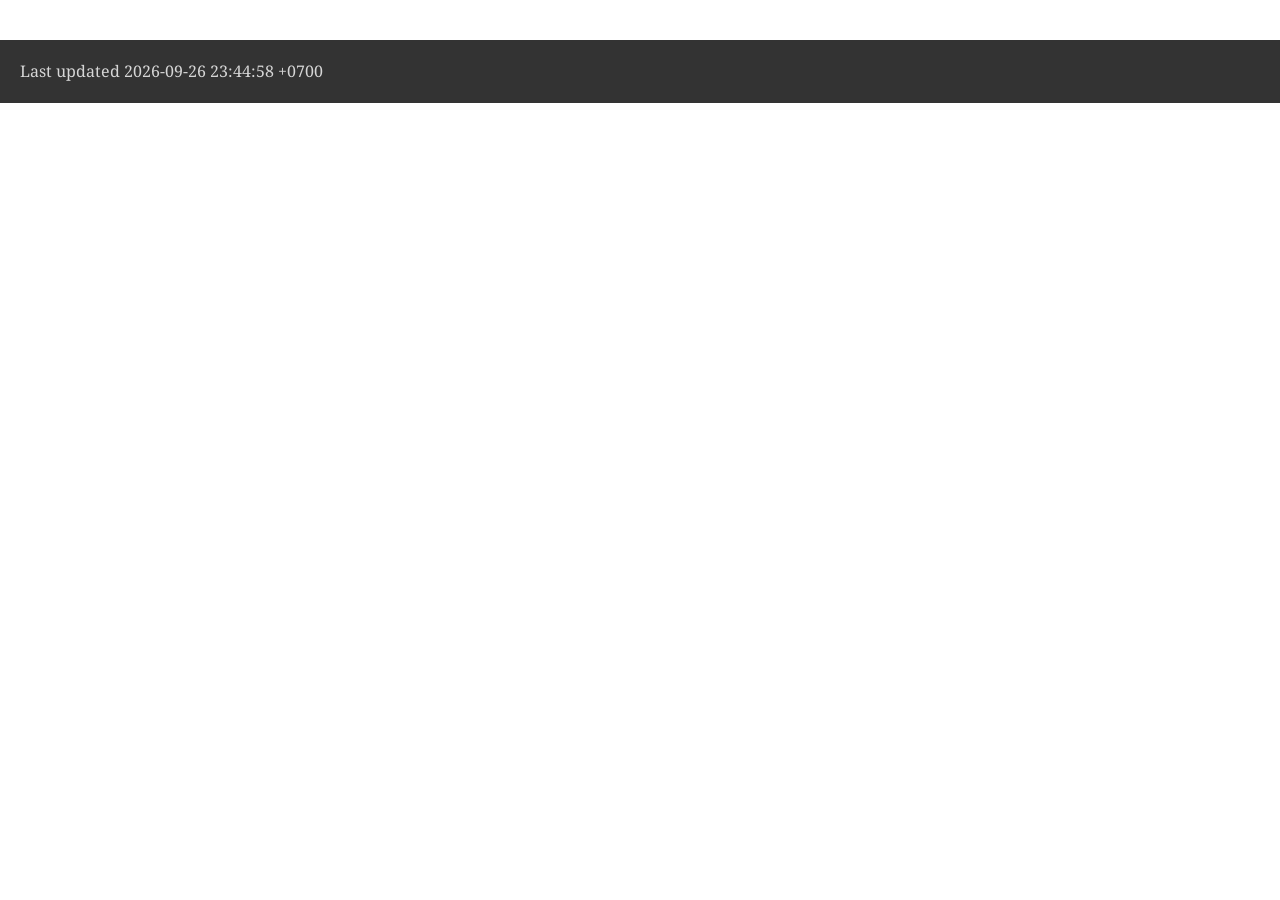
<file: astrophotography/document_attribute.html>
<!DOCTYPE html>
<html lang="en">
<head>
<meta charset="UTF-8">
<meta http-equiv="X-UA-Compatible" content="IE=edge">
<meta name="viewport" content="width=device-width, initial-scale=1.0">
<meta name="generator" content="Asciidoctor 2.0.26">
<title>Untitled</title>
<link rel="stylesheet" href="https://fonts.googleapis.com/css?family=Open+Sans:300,300italic,400,400italic,600,600italic%7CNoto+Serif:400,400italic,700,700italic%7CDroid+Sans+Mono:400,700">
<style>
/*! Asciidoctor default stylesheet | MIT License | https://asciidoctor.org */
/* Uncomment the following line when using as a custom stylesheet */
/* @import "https://fonts.googleapis.com/css?family=Open+Sans:300,300italic,400,400italic,600,600italic%7CNoto+Serif:400,400italic,700,700italic%7CDroid+Sans+Mono:400,700"; */
html{font-family:sans-serif;-webkit-text-size-adjust:100%}
a{background:none}
a:focus{outline:thin dotted}
a:active,a:hover{outline:0}
h1{font-size:2em;margin:.67em 0}
b,strong{font-weight:bold}
abbr{font-size:.9em}
abbr[title]{cursor:help;border-bottom:1px dotted #dddddf;text-decoration:none}
dfn{font-style:italic}
hr{height:0}
mark{background:#ff0;color:#000}
code,kbd,pre,samp{font-family:monospace;font-size:1em}
pre{white-space:pre-wrap}
q{quotes:"\201C" "\201D" "\2018" "\2019"}
small{font-size:80%}
sub,sup{font-size:75%;line-height:0;position:relative;vertical-align:baseline}
sup{top:-.5em}
sub{bottom:-.25em}
img{border:0}
svg:not(:root){overflow:hidden}
figure{margin:0}
audio,video{display:inline-block}
audio:not([controls]){display:none;height:0}
fieldset{border:1px solid silver;margin:0 2px;padding:.35em .625em .75em}
legend{border:0;padding:0}
button,input,select,textarea{font-family:inherit;font-size:100%;margin:0}
button,input{line-height:normal}
button,select{text-transform:none}
button,html input[type=button],input[type=reset],input[type=submit]{-webkit-appearance:button;cursor:pointer}
button[disabled],html input[disabled]{cursor:default}
input[type=checkbox],input[type=radio]{padding:0}
button::-moz-focus-inner,input::-moz-focus-inner{border:0;padding:0}
textarea{overflow:auto;vertical-align:top}
table{border-collapse:collapse;border-spacing:0}
*,::before,::after{box-sizing:border-box}
html,body{font-size:100%}
body{background:#fff;color:rgba(0,0,0,.8);padding:0;margin:0;font-family:"Noto Serif","DejaVu Serif",serif;line-height:1;position:relative;cursor:auto;-moz-tab-size:4;-o-tab-size:4;tab-size:4;word-wrap:anywhere;-moz-osx-font-smoothing:grayscale;-webkit-font-smoothing:antialiased}
a:hover{cursor:pointer}
img,object,embed{max-width:100%;height:auto}
object,embed{height:100%}
img{-ms-interpolation-mode:bicubic}
.left{float:left!important}
.right{float:right!important}
.text-left{text-align:left!important}
.text-right{text-align:right!important}
.text-center{text-align:center!important}
.text-justify{text-align:justify!important}
.hide{display:none}
img,object,svg{display:inline-block;vertical-align:middle}
textarea{height:auto;min-height:50px}
select{width:100%}
.subheader,.admonitionblock td.content>.title,.audioblock>.title,.exampleblock>.title,.imageblock>.title,.listingblock>.title,.literalblock>.title,.stemblock>.title,.openblock>.title,.paragraph>.title,.quoteblock>.title,table.tableblock>.title,.verseblock>.title,.videoblock>.title,.dlist>.title,.olist>.title,.ulist>.title,.qlist>.title,.hdlist>.title{line-height:1.45;color:#7a2518;font-weight:400;margin-top:0;margin-bottom:.25em}
div,dl,dt,dd,ul,ol,li,h1,h2,h3,#toctitle,.sidebarblock>.content>.title,h4,h5,h6,pre,form,p,blockquote,th,td{margin:0;padding:0}
a{color:#2156a5;text-decoration:underline;line-height:inherit}
a:hover,a:focus{color:#1d4b8f}
a img{border:0}
p{line-height:1.6;margin-bottom:1.25em;text-rendering:optimizeLegibility}
p aside{font-size:.875em;line-height:1.35;font-style:italic}
h1,h2,h3,#toctitle,.sidebarblock>.content>.title,h4,h5,h6{font-family:"Open Sans","DejaVu Sans",sans-serif;font-weight:300;font-style:normal;color:#ba3925;text-rendering:optimizeLegibility;margin-top:1em;margin-bottom:.5em;line-height:1.0125em}
h1 small,h2 small,h3 small,#toctitle small,.sidebarblock>.content>.title small,h4 small,h5 small,h6 small{font-size:60%;color:#e99b8f;line-height:0}
h1{font-size:2.125em}
h2{font-size:1.6875em}
h3,#toctitle,.sidebarblock>.content>.title{font-size:1.375em}
h4,h5{font-size:1.125em}
h6{font-size:1em}
hr{border:solid #dddddf;border-width:1px 0 0;clear:both;margin:1.25em 0 1.1875em}
em,i{font-style:italic;line-height:inherit}
strong,b{font-weight:bold;line-height:inherit}
small{font-size:60%;line-height:inherit}
code{font-family:"Droid Sans Mono","DejaVu Sans Mono",monospace;font-weight:400;color:rgba(0,0,0,.9)}
ul,ol,dl{line-height:1.6;margin-bottom:1.25em;list-style-position:outside;font-family:inherit}
ul,ol{margin-left:1.5em}
ul li ul,ul li ol{margin-left:1.25em;margin-bottom:0}
ul.circle{list-style-type:circle}
ul.disc{list-style-type:disc}
ul.square{list-style-type:square}
ul.circle ul:not([class]),ul.disc ul:not([class]),ul.square ul:not([class]){list-style:inherit}
ol li ul,ol li ol{margin-left:1.25em;margin-bottom:0}
dl dt{margin-bottom:.3125em;font-weight:bold}
dl dd{margin-bottom:1.25em}
blockquote{margin:0 0 1.25em;padding:.5625em 1.25em 0 1.1875em;border-left:1px solid #ddd}
blockquote,blockquote p{line-height:1.6;color:rgba(0,0,0,.85)}
@media screen and (min-width:768px){h1,h2,h3,#toctitle,.sidebarblock>.content>.title,h4,h5,h6{line-height:1.2}
h1{font-size:2.75em}
h2{font-size:2.3125em}
h3,#toctitle,.sidebarblock>.content>.title{font-size:1.6875em}
h4{font-size:1.4375em}}
table{background:#fff;margin-bottom:1.25em;border:1px solid #dedede;word-wrap:normal}
table thead,table tfoot{background:#f7f8f7}
table thead tr th,table thead tr td,table tfoot tr th,table tfoot tr td{padding:.5em .625em .625em;font-size:inherit;color:rgba(0,0,0,.8);text-align:left}
table tr th,table tr td{padding:.5625em .625em;font-size:inherit;color:rgba(0,0,0,.8)}
table tr.even,table tr.alt{background:#f8f8f7}
table thead tr th,table tfoot tr th,table tbody tr td,table tr td,table tfoot tr td{line-height:1.6}
h1,h2,h3,#toctitle,.sidebarblock>.content>.title,h4,h5,h6{line-height:1.2;word-spacing:-.05em}
h1 strong,h2 strong,h3 strong,#toctitle strong,.sidebarblock>.content>.title strong,h4 strong,h5 strong,h6 strong{font-weight:400}
.center{margin-left:auto;margin-right:auto}
.stretch{width:100%}
.clearfix::before,.clearfix::after,.float-group::before,.float-group::after{content:" ";display:table}
.clearfix::after,.float-group::after{clear:both}
:not(pre).nobreak{word-wrap:normal}
:not(pre).nowrap{white-space:nowrap}
:not(pre).pre-wrap{white-space:pre-wrap}
:not(pre):not([class^=L])>code{font-size:.9375em;font-style:normal!important;letter-spacing:0;padding:.1em .5ex;word-spacing:-.15em;background:#f7f7f8;border-radius:4px;line-height:1.45;text-rendering:optimizeSpeed}
pre{color:rgba(0,0,0,.9);font-family:"Droid Sans Mono","DejaVu Sans Mono",monospace;line-height:1.45;text-rendering:optimizeSpeed}
pre code,pre pre{color:inherit;font-size:inherit;line-height:inherit}
pre.nowrap,pre.nowrap pre{white-space:pre;word-wrap:normal}
em em{font-style:normal}
strong strong{font-weight:400}
.keyseq{color:rgba(51,51,51,.8)}
kbd{font-family:"Droid Sans Mono","DejaVu Sans Mono",monospace;display:inline-block;color:rgba(0,0,0,.8);font-size:.65em;line-height:1.45;background:#f7f7f7;border:1px solid #ccc;border-radius:3px;box-shadow:0 1px 0 rgba(0,0,0,.2),inset 0 0 0 .1em #fff;margin:0 .15em;padding:.2em .5em;vertical-align:middle;position:relative;top:-.1em;white-space:nowrap}
.keyseq kbd:first-child{margin-left:0}
.keyseq kbd:last-child{margin-right:0}
.menuseq,.menuref{color:#000}
.menuseq b:not(.caret),.menuref{font-weight:inherit}
.menuseq{word-spacing:-.02em}
.menuseq b.caret{font-size:1.25em;line-height:.8}
.menuseq i.caret{font-weight:bold;text-align:center;width:.45em}
b.button::before,b.button::after{position:relative;top:-1px;font-weight:400}
b.button::before{content:"[";padding:0 3px 0 2px}
b.button::after{content:"]";padding:0 2px 0 3px}
p a>code:hover{color:rgba(0,0,0,.9)}
#header,#content,#footnotes,#footer{width:100%;margin:0 auto;max-width:62.5em;*zoom:1;position:relative;padding-left:.9375em;padding-right:.9375em}
#header::before,#header::after,#content::before,#content::after,#footnotes::before,#footnotes::after,#footer::before,#footer::after{content:" ";display:table}
#header::after,#content::after,#footnotes::after,#footer::after{clear:both}
#content{margin-top:1.25em}
#content::before{content:none}
#header>h1:first-child{color:rgba(0,0,0,.85);margin-top:2.25rem;margin-bottom:0}
#header>h1:first-child+#toc{margin-top:8px;border-top:1px solid #dddddf}
#header>h1:only-child{border-bottom:1px solid #dddddf;padding-bottom:8px}
#header .details{border-bottom:1px solid #dddddf;line-height:1.45;padding-top:.25em;padding-bottom:.25em;padding-left:.25em;color:rgba(0,0,0,.6);display:flex;flex-flow:row wrap}
#header .details span:first-child{margin-left:-.125em}
#header .details span.email a{color:rgba(0,0,0,.85)}
#header .details br{display:none}
#header .details br+span::before{content:"\00a0\2013\00a0"}
#header .details br+span.author::before{content:"\00a0\22c5\00a0";color:rgba(0,0,0,.85)}
#header .details br+span#revremark::before{content:"\00a0|\00a0"}
#header #revnumber{text-transform:capitalize}
#header #revnumber::after{content:"\00a0"}
#content>h1:first-child:not([class]){color:rgba(0,0,0,.85);border-bottom:1px solid #dddddf;padding-bottom:8px;margin-top:0;padding-top:1rem;margin-bottom:1.25rem}
#toc{border-bottom:1px solid #e7e7e9;padding-bottom:.5em}
#toc>ul{margin-left:.125em}
#toc ul.sectlevel0>li>a{font-style:italic}
#toc ul.sectlevel0 ul.sectlevel1{margin:.5em 0}
#toc ul{font-family:"Open Sans","DejaVu Sans",sans-serif;list-style-type:none}
#toc li{line-height:1.3334;margin-top:.3334em}
#toc a{text-decoration:none}
#toc a:active{text-decoration:underline}
#toctitle{color:#7a2518;font-size:1.2em}
@media screen and (min-width:768px){#toctitle{font-size:1.375em}
body.toc2{padding-left:15em;padding-right:0}
body.toc2 #header>h1:nth-last-child(2){border-bottom:1px solid #dddddf;padding-bottom:8px}
#toc.toc2{margin-top:0!important;background:#f8f8f7;position:fixed;width:15em;left:0;top:0;border-right:1px solid #e7e7e9;border-top-width:0!important;border-bottom-width:0!important;z-index:1000;padding:1.25em 1em;height:100%;overflow:auto}
#toc.toc2 #toctitle{margin-top:0;margin-bottom:.8rem;font-size:1.2em}
#toc.toc2>ul{font-size:.9em;margin-bottom:0}
#toc.toc2 ul ul{margin-left:0;padding-left:1em}
#toc.toc2 ul.sectlevel0 ul.sectlevel1{padding-left:0;margin-top:.5em;margin-bottom:.5em}
body.toc2.toc-right{padding-left:0;padding-right:15em}
body.toc2.toc-right #toc.toc2{border-right-width:0;border-left:1px solid #e7e7e9;left:auto;right:0}}
@media screen and (min-width:1280px){body.toc2{padding-left:20em;padding-right:0}
#toc.toc2{width:20em}
#toc.toc2 #toctitle{font-size:1.375em}
#toc.toc2>ul{font-size:.95em}
#toc.toc2 ul ul{padding-left:1.25em}
body.toc2.toc-right{padding-left:0;padding-right:20em}}
#content #toc{border:1px solid #e0e0dc;margin-bottom:1.25em;padding:1.25em;background:#f8f8f7;border-radius:4px}
#content #toc>:first-child{margin-top:0}
#content #toc>:last-child{margin-bottom:0}
#footer{max-width:none;background:rgba(0,0,0,.8);padding:1.25em}
#footer-text{color:hsla(0,0%,100%,.8);line-height:1.44}
#content{margin-bottom:.625em}
.sect1{padding-bottom:.625em}
@media screen and (min-width:768px){#content{margin-bottom:1.25em}
.sect1{padding-bottom:1.25em}}
.sect1:last-child{padding-bottom:0}
.sect1+.sect1{border-top:1px solid #e7e7e9}
#content h1>a.anchor,h2>a.anchor,h3>a.anchor,#toctitle>a.anchor,.sidebarblock>.content>.title>a.anchor,h4>a.anchor,h5>a.anchor,h6>a.anchor{position:absolute;z-index:1001;width:1.5ex;margin-left:-1.5ex;display:block;text-decoration:none!important;visibility:hidden;text-align:center;font-weight:400}
#content h1>a.anchor::before,h2>a.anchor::before,h3>a.anchor::before,#toctitle>a.anchor::before,.sidebarblock>.content>.title>a.anchor::before,h4>a.anchor::before,h5>a.anchor::before,h6>a.anchor::before{content:"\00A7";font-size:.85em;display:block;padding-top:.1em}
#content h1:hover>a.anchor,#content h1>a.anchor:hover,h2:hover>a.anchor,h2>a.anchor:hover,h3:hover>a.anchor,#toctitle:hover>a.anchor,.sidebarblock>.content>.title:hover>a.anchor,h3>a.anchor:hover,#toctitle>a.anchor:hover,.sidebarblock>.content>.title>a.anchor:hover,h4:hover>a.anchor,h4>a.anchor:hover,h5:hover>a.anchor,h5>a.anchor:hover,h6:hover>a.anchor,h6>a.anchor:hover{visibility:visible}
#content h1>a.link,h2>a.link,h3>a.link,#toctitle>a.link,.sidebarblock>.content>.title>a.link,h4>a.link,h5>a.link,h6>a.link{color:#ba3925;text-decoration:none}
#content h1>a.link:hover,h2>a.link:hover,h3>a.link:hover,#toctitle>a.link:hover,.sidebarblock>.content>.title>a.link:hover,h4>a.link:hover,h5>a.link:hover,h6>a.link:hover{color:#a53221}
details,.audioblock,.imageblock,.literalblock,.listingblock,.stemblock,.videoblock{margin-bottom:1.25em}
details{margin-left:1.25rem}
details>summary{cursor:pointer;display:block;position:relative;line-height:1.6;margin-bottom:.625rem;outline:none;-webkit-tap-highlight-color:transparent}
details>summary::-webkit-details-marker{display:none}
details>summary::before{content:"";border:solid transparent;border-left:solid;border-width:.3em 0 .3em .5em;position:absolute;top:.5em;left:-1.25rem;transform:translateX(15%)}
details[open]>summary::before{border:solid transparent;border-top:solid;border-width:.5em .3em 0;transform:translateY(15%)}
details>summary::after{content:"";width:1.25rem;height:1em;position:absolute;top:.3em;left:-1.25rem}
.admonitionblock td.content>.title,.audioblock>.title,.exampleblock>.title,.imageblock>.title,.listingblock>.title,.literalblock>.title,.stemblock>.title,.openblock>.title,.paragraph>.title,.quoteblock>.title,table.tableblock>.title,.verseblock>.title,.videoblock>.title,.dlist>.title,.olist>.title,.ulist>.title,.qlist>.title,.hdlist>.title{text-rendering:optimizeLegibility;text-align:left;font-family:"Noto Serif","DejaVu Serif",serif;font-size:1rem;font-style:italic}
table.tableblock.fit-content>caption.title{white-space:nowrap;width:0}
.paragraph.lead>p,#preamble>.sectionbody>[class=paragraph]:first-of-type p{font-size:1.21875em;line-height:1.6;color:rgba(0,0,0,.85)}
.admonitionblock>table{border-collapse:separate;border:0;background:none;width:100%}
.admonitionblock>table td.icon{text-align:center;width:80px}
.admonitionblock>table td.icon img{max-width:none}
.admonitionblock>table td.icon .title{font-weight:bold;font-family:"Open Sans","DejaVu Sans",sans-serif;text-transform:uppercase}
.admonitionblock>table td.content{padding-left:1.125em;padding-right:1.25em;border-left:1px solid #dddddf;color:rgba(0,0,0,.6);word-wrap:anywhere}
.admonitionblock>table td.content>:last-child>:last-child{margin-bottom:0}
.exampleblock>.content{border:1px solid #e6e6e6;margin-bottom:1.25em;padding:1.25em;background:#fff;border-radius:4px}
.sidebarblock{border:1px solid #dbdbd6;margin-bottom:1.25em;padding:1.25em;background:#f3f3f2;border-radius:4px}
.sidebarblock>.content>.title{color:#7a2518;margin-top:0;text-align:center}
.exampleblock>.content>:first-child,.sidebarblock>.content>:first-child{margin-top:0}
.exampleblock>.content>:last-child,.exampleblock>.content>:last-child>:last-child,.exampleblock>.content .olist>ol>li:last-child>:last-child,.exampleblock>.content .ulist>ul>li:last-child>:last-child,.exampleblock>.content .qlist>ol>li:last-child>:last-child,.sidebarblock>.content>:last-child,.sidebarblock>.content>:last-child>:last-child,.sidebarblock>.content .olist>ol>li:last-child>:last-child,.sidebarblock>.content .ulist>ul>li:last-child>:last-child,.sidebarblock>.content .qlist>ol>li:last-child>:last-child{margin-bottom:0}
.literalblock pre,.listingblock>.content>pre{border-radius:4px;overflow-x:auto;padding:1em;font-size:.8125em}
@media screen and (min-width:768px){.literalblock pre,.listingblock>.content>pre{font-size:.90625em}}
@media screen and (min-width:1280px){.literalblock pre,.listingblock>.content>pre{font-size:1em}}
.literalblock pre,.listingblock>.content>pre:not(.highlight),.listingblock>.content>pre[class=highlight],.listingblock>.content>pre[class^="highlight "]{background:#f7f7f8}
.literalblock.output pre{color:#f7f7f8;background:rgba(0,0,0,.9)}
.listingblock>.content{position:relative}
.listingblock pre>code{display:block}
.listingblock code[data-lang]::before{display:none;content:attr(data-lang);position:absolute;font-size:.75em;top:.425rem;right:.5rem;line-height:1;text-transform:uppercase;color:inherit;opacity:.5}
.listingblock:hover code[data-lang]::before{display:block}
.listingblock.terminal pre .command::before{content:attr(data-prompt);padding-right:.5em;color:inherit;opacity:.5}
.listingblock.terminal pre .command:not([data-prompt])::before{content:"$"}
.listingblock pre.highlightjs{padding:0}
.listingblock pre.highlightjs>code{padding:1em;border-radius:4px}
.listingblock pre.prettyprint{border-width:0}
.prettyprint{background:#f7f7f8}
pre.prettyprint .linenums{line-height:1.45;margin-left:2em}
pre.prettyprint li{background:none;list-style-type:inherit;padding-left:0}
pre.prettyprint li code[data-lang]::before{opacity:1}
pre.prettyprint li:not(:first-child) code[data-lang]::before{display:none}
table.linenotable{border-collapse:separate;border:0;margin-bottom:0;background:none}
table.linenotable td[class]{color:inherit;vertical-align:top;padding:0;line-height:inherit;white-space:normal}
table.linenotable td.code{padding-left:.75em}
table.linenotable td.linenos,pre.pygments .linenos{border-right:1px solid;opacity:.35;padding-right:.5em;-webkit-user-select:none;-moz-user-select:none;-ms-user-select:none;user-select:none}
pre.pygments span.linenos{display:inline-block;margin-right:.75em}
.quoteblock{margin:0 1em 1.25em 1.5em;display:table}
.quoteblock:not(.excerpt)>.title{margin-left:-1.5em;margin-bottom:.75em}
.quoteblock blockquote,.quoteblock p{color:rgba(0,0,0,.85);font-size:1.15rem;line-height:1.75;word-spacing:.1em;letter-spacing:0;font-style:italic;text-align:justify}
.quoteblock blockquote{margin:0;padding:0;border:0}
.quoteblock blockquote::before{content:"\201c";float:left;font-size:2.75em;font-weight:bold;line-height:.6em;margin-left:-.6em;color:#7a2518;text-shadow:0 1px 2px rgba(0,0,0,.1)}
.quoteblock blockquote>.paragraph:last-child p{margin-bottom:0}
.quoteblock .attribution{margin-top:.75em;margin-right:.5ex;text-align:right}
.verseblock{margin:0 1em 1.25em}
.verseblock pre{font-family:"Open Sans","DejaVu Sans",sans-serif;font-size:1.15rem;color:rgba(0,0,0,.85);font-weight:300;text-rendering:optimizeLegibility}
.verseblock pre strong{font-weight:400}
.verseblock .attribution{margin-top:1.25rem;margin-left:.5ex}
.quoteblock .attribution,.verseblock .attribution{font-size:.9375em;line-height:1.45;font-style:italic}
.quoteblock .attribution br,.verseblock .attribution br{display:none}
.quoteblock .attribution cite,.verseblock .attribution cite{display:block;letter-spacing:-.025em;color:rgba(0,0,0,.6)}
.quoteblock.abstract blockquote::before,.quoteblock.excerpt blockquote::before,.quoteblock .quoteblock blockquote::before{display:none}
.quoteblock.abstract blockquote,.quoteblock.abstract p,.quoteblock.excerpt blockquote,.quoteblock.excerpt p,.quoteblock .quoteblock blockquote,.quoteblock .quoteblock p{line-height:1.6;word-spacing:0}
.quoteblock.abstract{margin:0 1em 1.25em;display:block}
.quoteblock.abstract>.title{margin:0 0 .375em;font-size:1.15em;text-align:center}
.quoteblock.excerpt>blockquote,.quoteblock .quoteblock{padding:0 0 .25em 1em;border-left:.25em solid #dddddf}
.quoteblock.excerpt,.quoteblock .quoteblock{margin-left:0}
.quoteblock.excerpt blockquote,.quoteblock.excerpt p,.quoteblock .quoteblock blockquote,.quoteblock .quoteblock p{color:inherit;font-size:1.0625rem}
.quoteblock.excerpt .attribution,.quoteblock .quoteblock .attribution{color:inherit;font-size:.85rem;text-align:left;margin-right:0}
p.tableblock:last-child{margin-bottom:0}
td.tableblock>.content{margin-bottom:1.25em;word-wrap:anywhere}
td.tableblock>.content>:last-child{margin-bottom:-1.25em}
table.tableblock,th.tableblock,td.tableblock{border:0 solid #dedede}
table.grid-all>*>tr>*{border-width:1px}
table.grid-cols>*>tr>*{border-width:0 1px}
table.grid-rows>*>tr>*{border-width:1px 0}
table.frame-all{border-width:1px}
table.frame-ends{border-width:1px 0}
table.frame-sides{border-width:0 1px}
table.frame-none>colgroup+*>:first-child>*,table.frame-sides>colgroup+*>:first-child>*{border-top-width:0}
table.frame-none>:last-child>:last-child>*,table.frame-sides>:last-child>:last-child>*{border-bottom-width:0}
table.frame-none>*>tr>:first-child,table.frame-ends>*>tr>:first-child{border-left-width:0}
table.frame-none>*>tr>:last-child,table.frame-ends>*>tr>:last-child{border-right-width:0}
table.stripes-all>*>tr,table.stripes-odd>*>tr:nth-of-type(odd),table.stripes-even>*>tr:nth-of-type(even),table.stripes-hover>*>tr:hover{background:#f8f8f7}
th.halign-left,td.halign-left{text-align:left}
th.halign-right,td.halign-right{text-align:right}
th.halign-center,td.halign-center{text-align:center}
th.valign-top,td.valign-top{vertical-align:top}
th.valign-bottom,td.valign-bottom{vertical-align:bottom}
th.valign-middle,td.valign-middle{vertical-align:middle}
table thead th,table tfoot th{font-weight:bold}
tbody tr th{background:#f7f8f7}
tbody tr th,tbody tr th p,tfoot tr th,tfoot tr th p{color:rgba(0,0,0,.8);font-weight:bold}
p.tableblock>code:only-child{background:none;padding:0}
p.tableblock{font-size:1em}
ol{margin-left:1.75em}
ul li ol{margin-left:1.5em}
dl dd{margin-left:1.125em}
dl dd:last-child,dl dd:last-child>:last-child{margin-bottom:0}
li p,ul dd,ol dd,.olist .olist,.ulist .ulist,.ulist .olist,.olist .ulist{margin-bottom:.625em}
ul.checklist,ul.none,ol.none,ul.no-bullet,ol.no-bullet,ol.unnumbered,ul.unstyled,ol.unstyled{list-style-type:none}
ul.no-bullet,ol.no-bullet,ol.unnumbered{margin-left:.625em}
ul.unstyled,ol.unstyled{margin-left:0}
li>p:empty:only-child::before{content:"";display:inline-block}
ul.checklist>li>p:first-child{margin-left:-1em}
ul.checklist>li>p:first-child>.fa-square-o:first-child,ul.checklist>li>p:first-child>.fa-check-square-o:first-child{width:1.25em;font-size:.8em;position:relative;bottom:.125em}
ul.checklist>li>p:first-child>input[type=checkbox]:first-child{margin-right:.25em}
ul.inline{display:flex;flex-flow:row wrap;list-style:none;margin:0 0 .625em -1.25em}
ul.inline>li{margin-left:1.25em}
.unstyled dl dt{font-weight:400;font-style:normal}
ol.arabic{list-style-type:decimal}
ol.decimal{list-style-type:decimal-leading-zero}
ol.loweralpha{list-style-type:lower-alpha}
ol.upperalpha{list-style-type:upper-alpha}
ol.lowerroman{list-style-type:lower-roman}
ol.upperroman{list-style-type:upper-roman}
ol.lowergreek{list-style-type:lower-greek}
.hdlist>table,.colist>table{border:0;background:none}
.hdlist>table>tbody>tr,.colist>table>tbody>tr{background:none}
td.hdlist1,td.hdlist2{vertical-align:top;padding:0 .625em}
td.hdlist1{font-weight:bold;padding-bottom:1.25em}
td.hdlist2{word-wrap:anywhere}
.literalblock+.colist,.listingblock+.colist{margin-top:-.5em}
.colist td:not([class]):first-child{padding:.4em .75em 0;line-height:1;vertical-align:top}
.colist td:not([class]):first-child img{max-width:none}
.colist td:not([class]):last-child{padding:.25em 0}
.thumb,.th{line-height:0;display:inline-block;border:4px solid #fff;box-shadow:0 0 0 1px #ddd}
.imageblock.left{margin:.25em .625em 1.25em 0}
.imageblock.right{margin:.25em 0 1.25em .625em}
.imageblock>.title{margin-bottom:0}
.imageblock.thumb,.imageblock.th{border-width:6px}
.imageblock.thumb>.title,.imageblock.th>.title{padding:0 .125em}
.image.left,.image.right{margin-top:.25em;margin-bottom:.25em;display:inline-block;line-height:0}
.image.left{margin-right:.625em}
.image.right{margin-left:.625em}
a.image{text-decoration:none;display:inline-block}
a.image object{pointer-events:none}
sup.footnote,sup.footnoteref{font-size:.875em;position:static;vertical-align:super}
sup.footnote a,sup.footnoteref a{text-decoration:none}
sup.footnote a:active,sup.footnoteref a:active,#footnotes .footnote a:first-of-type:active{text-decoration:underline}
#footnotes{padding-top:.75em;padding-bottom:.75em;margin-bottom:.625em}
#footnotes hr{width:20%;min-width:6.25em;margin:-.25em 0 .75em;border-width:1px 0 0}
#footnotes .footnote{padding:0 .375em 0 .225em;line-height:1.3334;font-size:.875em;margin-left:1.2em;margin-bottom:.2em}
#footnotes .footnote a:first-of-type{font-weight:bold;text-decoration:none;margin-left:-1.05em}
#footnotes .footnote:last-of-type{margin-bottom:0}
#content #footnotes{margin-top:-.625em;margin-bottom:0;padding:.75em 0}
div.unbreakable{page-break-inside:avoid}
.big{font-size:larger}
.small{font-size:smaller}
.underline{text-decoration:underline}
.overline{text-decoration:overline}
.line-through{text-decoration:line-through}
.aqua{color:#00bfbf}
.aqua-background{background:#00fafa}
.black{color:#000}
.black-background{background:#000}
.blue{color:#0000bf}
.blue-background{background:#0000fa}
.fuchsia{color:#bf00bf}
.fuchsia-background{background:#fa00fa}
.gray{color:#606060}
.gray-background{background:#7d7d7d}
.green{color:#006000}
.green-background{background:#007d00}
.lime{color:#00bf00}
.lime-background{background:#00fa00}
.maroon{color:#600000}
.maroon-background{background:#7d0000}
.navy{color:#000060}
.navy-background{background:#00007d}
.olive{color:#606000}
.olive-background{background:#7d7d00}
.purple{color:#600060}
.purple-background{background:#7d007d}
.red{color:#bf0000}
.red-background{background:#fa0000}
.silver{color:#909090}
.silver-background{background:#bcbcbc}
.teal{color:#006060}
.teal-background{background:#007d7d}
.white{color:#bfbfbf}
.white-background{background:#fafafa}
.yellow{color:#bfbf00}
.yellow-background{background:#fafa00}
span.icon>.fa{cursor:default}
a span.icon>.fa{cursor:inherit}
.admonitionblock td.icon [class^="fa icon-"]{font-size:2.5em;text-shadow:1px 1px 2px rgba(0,0,0,.5);cursor:default}
.admonitionblock td.icon .icon-note::before{content:"\f05a";color:#19407c}
.admonitionblock td.icon .icon-tip::before{content:"\f0eb";text-shadow:1px 1px 2px rgba(155,155,0,.8);color:#111}
.admonitionblock td.icon .icon-warning::before{content:"\f071";color:#bf6900}
.admonitionblock td.icon .icon-caution::before{content:"\f06d";color:#bf3400}
.admonitionblock td.icon .icon-important::before{content:"\f06a";color:#bf0000}
.conum[data-value]{display:inline-block;color:#fff!important;background:rgba(0,0,0,.8);border-radius:50%;text-align:center;font-size:.75em;width:1.67em;height:1.67em;line-height:1.67em;font-family:"Open Sans","DejaVu Sans",sans-serif;font-style:normal;font-weight:bold}
.conum[data-value] *{color:#fff!important}
.conum[data-value]+b{display:none}
.conum[data-value]::after{content:attr(data-value)}
pre .conum[data-value]{position:relative;top:-.125em}
b.conum *{color:inherit!important}
.conum:not([data-value]):empty{display:none}
dt,th.tableblock,td.content,div.footnote{text-rendering:optimizeLegibility}
h1,h2,p,td.content,span.alt,summary{letter-spacing:-.01em}
p strong,td.content strong,div.footnote strong{letter-spacing:-.005em}
p,blockquote,dt,td.content,td.hdlist1,span.alt,summary{font-size:1.0625rem}
p{margin-bottom:1.25rem}
.sidebarblock p,.sidebarblock dt,.sidebarblock td.content,p.tableblock{font-size:1em}
.exampleblock>.content{background:#fffef7;border-color:#e0e0dc;box-shadow:0 1px 4px #e0e0dc}
.print-only{display:none!important}
@page{margin:1.25cm .75cm}
@media print{*{box-shadow:none!important;text-shadow:none!important}
html{font-size:80%}
a{color:inherit!important;text-decoration:underline!important}
a.bare,a[href^="#"],a[href^="mailto:"]{text-decoration:none!important}
a[href^="http:"]:not(.bare)::after,a[href^="https:"]:not(.bare)::after{content:"(" attr(href) ")";display:inline-block;font-size:.875em;padding-left:.25em}
abbr[title]{border-bottom:1px dotted}
abbr[title]::after{content:" (" attr(title) ")"}
pre,blockquote,tr,img,object,svg{page-break-inside:avoid}
thead{display:table-header-group}
svg{max-width:100%}
p,blockquote,dt,td.content{font-size:1em;orphans:3;widows:3}
h2,h3,#toctitle,.sidebarblock>.content>.title{page-break-after:avoid}
#header,#content,#footnotes,#footer{max-width:none}
#toc,.sidebarblock,.exampleblock>.content{background:none!important}
#toc{border-bottom:1px solid #dddddf!important;padding-bottom:0!important}
body.book #header{text-align:center}
body.book #header>h1:first-child{border:0!important;margin:2.5em 0 1em}
body.book #header .details{border:0!important;display:block;padding:0!important}
body.book #header .details span:first-child{margin-left:0!important}
body.book #header .details br{display:block}
body.book #header .details br+span::before{content:none!important}
body.book #toc{border:0!important;text-align:left!important;padding:0!important;margin:0!important}
body.book #toc,body.book #preamble,body.book h1.sect0,body.book .sect1>h2{page-break-before:always}
.listingblock code[data-lang]::before{display:block}
#footer{padding:0 .9375em}
.hide-on-print{display:none!important}
.print-only{display:block!important}
.hide-for-print{display:none!important}
.show-for-print{display:inherit!important}}
@media amzn-kf8,print{#header>h1:first-child{margin-top:1.25rem}
.sect1{padding:0!important}
.sect1+.sect1{border:0}
#footer{background:none}
#footer-text{color:rgba(0,0,0,.6);font-size:.9em}}
@media amzn-kf8{#header,#content,#footnotes,#footer{padding:0}}
</style>
</head>
<body class="article">
<div id="header">
</div>
<div id="content">

</div>
<div id="footer">
<div id="footer-text">
Last updated 2026-09-26 23:44:58 +0700
</div>
</div>
</body>
</html>
</file>
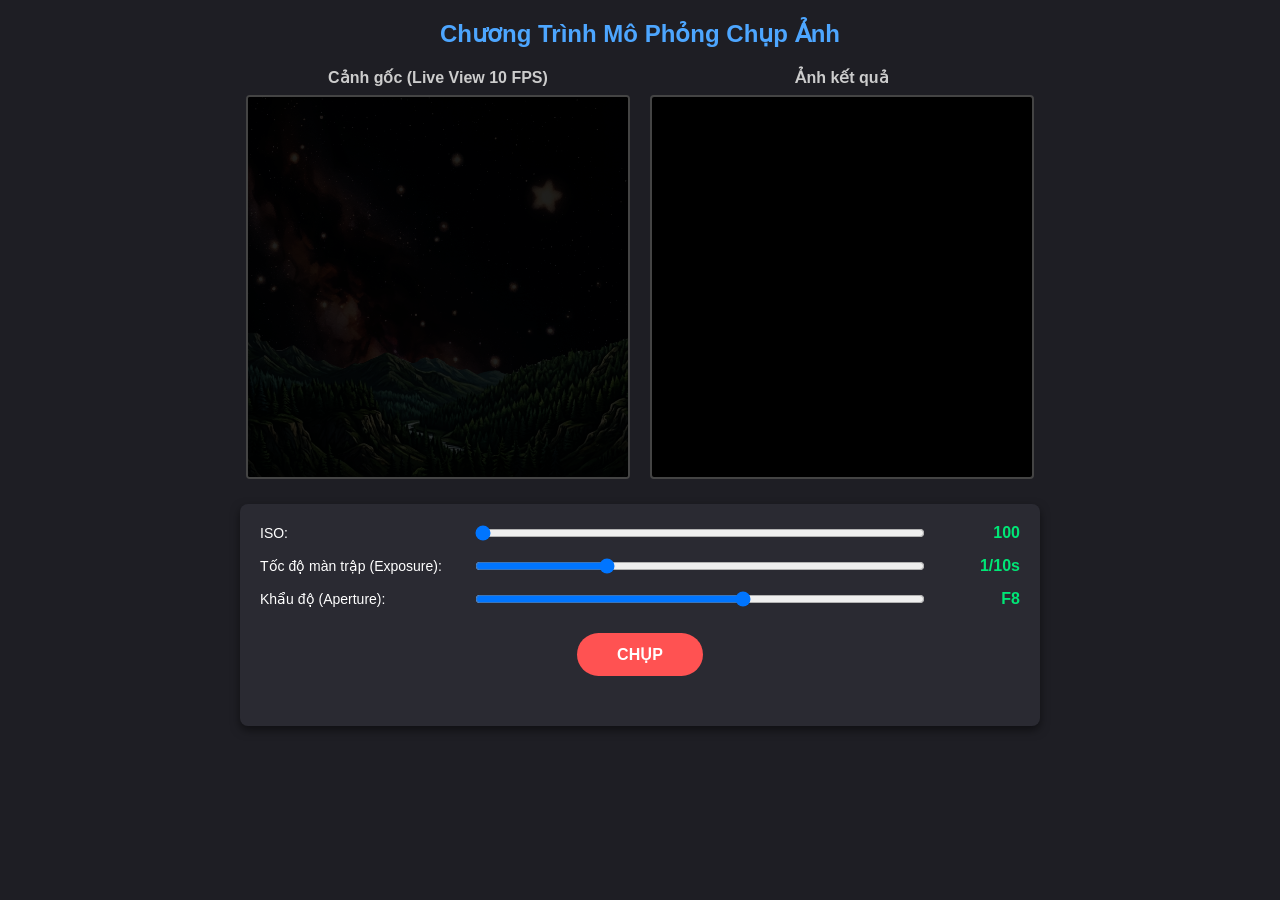
<file: astrophotography/photo_simulator/photo_sim.html>
<!DOCTYPE html>
<html lang="vi">
<head>
    <meta charset="UTF-8">
    <meta name="viewport" content="width=device-width, initial-scale=1.0">
    <title>Mô phỏng chụp ảnh Long Exposure</title>
    <style>
        * {
            box-sizing: border-box;
            margin: 0;
            padding: 0;
            font-family: Arial, sans-serif;
        }

        body {
            background-color: #1e1e24;
            color: #fff;
            display: flex;
            flex-direction: column;
            align-items: center;
            padding: 20px;
        }

        h2 {
            margin-bottom: 20px;
            color: #4da6ff;
        }

        .viewports {
            display: flex;
            gap: 20px;
            margin-bottom: 25px;
            flex-wrap: wrap;
            justify-content: center;
        }

        .viewport-box {
            display: flex;
            flex-direction: column;
            align-items: center;
        }

        .viewport-box label {
            margin-bottom: 8px;
            font-weight: bold;
            color: #ccc;
        }

        canvas {
            width: 384px; /* Scaled down hiển thị cho gọn, kích thước pixel thực tế vẫn là 768x768 */
            height: 384px;
            border: 2px solid #444;
            background-color: #000;
            border-radius: 4px;
        }

        .controls {
            background-color: #2a2a32;
            padding: 20px;
            border-radius: 8px;
            width: 100%;
            max-width: 800px;
            display: flex;
            flex-direction: column;
            gap: 15px;
            box-shadow: 0 4px 10px rgba(0,0,0,0.5);
        }

        .control-group {
            display: flex;
            align-items: center;
            justify-content: space-between;
        }

        .control-group label {
            width: 200px;
            font-size: 14px;
        }

        .control-group input[type="range"] {
            flex-grow: 1;
            margin: 0 15px;
            cursor: pointer;
        }

        .value-display {
            width: 80px;
            text-align: right;
            font-weight: bold;
            color: #00e676;
        }

        .btn-container {
            display: flex;
            flex-direction: column;
            align-items: center;
            gap: 10px;
            margin-top: 10px;
        }

        #btnCapture {
            padding: 12px 40px;
            font-size: 16px;
            font-weight: bold;
            background-color: #ff5252;
            color: white;
            border: none;
            border-radius: 25px;
            cursor: pointer;
            transition: background 0.2s, transform 0.1s;
        }

        #btnCapture:hover {
            background-color: #ff1744;
        }

        #btnCapture:disabled {
            background-color: #555;
            cursor: not-allowed;
        }

        #statusText {
            font-size: 14px;
            color: #ffca28;
            height: 20px;
        }
    </style>
</head>
<body>

    <h2>Chương Trình Mô Phỏng Chụp Ảnh</h2>

    <div class="viewports">
        <div class="viewport-box">
            <label>Cảnh gốc (Live View 10 FPS)</label>
            <canvas id="liveCanvas" width="768" height="768"></canvas>
        </div>
        <div class="viewport-box">
            <label>Ảnh kết quả</label>
            <canvas id="resultCanvas" width="768" height="768"></canvas>
        </div>
    </div>

    <div class="controls">
        <!-- Sliders -->
        <div class="control-group">
            <label for="isoSlider">ISO:</label>
            <input type="range" id="isoSlider" min="0" max="6" step="1" value="0">
            <span id="isoVal" class="value-display">100</span>
        </div>

        <div class="control-group">
            <label for="exposureSlider">Tốc độ màn trập (Exposure):</label>
            <input type="range" id="exposureSlider" min="0" max="7" step="1" value="2">
            <span id="expVal" class="value-display">1/10s</span>
        </div>

        <div class="control-group">
            <label for="apertureSlider">Khẩu độ (Aperture):</label>
            <input type="range" id="apertureSlider" min="0" max="5" step="1" value="3">
            <span id="apertureVal" class="value-display">F8</span>
        </div>

        <div class="btn-container">
            <button id="btnCapture">CHỤP</button>
            <div id="statusText"></div>
        </div>
    </div>

    <script>
        // ==========================================
        // HỆ SỐ CẤU HÌNH (Có thể tinh chỉnh tại đây)
        // ==========================================
        const ISO_COEFFICIENT = 0.0005;
        const APERTURE_COEFFICIENT = 0.003;
        const NOISE_COEFFICIENT = 0.0014;

        // Dữ liệu các nấc thông số
        const ISO_VALUES = [100, 200, 400, 800, 1600, 3200, 6400];
        
        const EXPOSURE_CONFIG = [
            { label: '1/100s', ms: 10 },
            { label: '1/50s',  ms: 20 },
            { label: '1/10s',  ms: 100 },
            { label: '1s',     ms: 1000 },
            { label: '2s',     ms: 2000 },
            { label: '5s',     ms: 5000 },
            { label: '10s',    ms: 10000 },
            { label: '30s',    ms: 30000 }
        ];

        const APERTURE_CONFIG = [
            { label: 'F2.8', value: 32 },
            { label: 'F4',   value: 16 },
            { label: 'F6.3', value: 8 },
            { label: 'F8',   value: 4 },
            { label: 'F16',  value: 2 },
            { label: 'F22',  value: 1 }
        ];

        // Khởi tạo các phần tử DOM
        const liveCanvas = document.getElementById('liveCanvas');
        const liveCtx = liveCanvas.getContext('2d', { willReadFrequently: true });
        
        const resultCanvas = document.getElementById('resultCanvas');
        const resultCtx = resultCanvas.getContext('2d');

        const isoSlider = document.getElementById('isoSlider');
        const exposureSlider = document.getElementById('exposureSlider');
        const apertureSlider = document.getElementById('apertureSlider');

        const isoVal = document.getElementById('isoVal');
        const expVal = document.getElementById('expVal');
        const apertureVal = document.getElementById('apertureVal');

        const btnCapture = document.getElementById('btnCapture');
        const statusText = document.getElementById('statusText');

        // Tải ảnh Background và Foreground
        const bgImg = new Image();
        const fgImg = new Image();
        let bgLoaded = false;
        let fgLoaded = false;

        bgImg.src = 'background.png';
        fgImg.src = 'foreground.png';

        bgImg.onload = () => { bgLoaded = true; };
        fgImg.onload = () => { fgLoaded = true; };

        // Xử lý khi thiếu file ảnh (Vẽ ảnh mẫu tạm thời để test)
        bgImg.onerror = () => {
            console.warn("Không tìm thấy background.png, sử dụng hình mẫu tạm.");
            const canvas = document.createElement('canvas');
            canvas.width = 768; canvas.height = 1376;
            const ctx = canvas.getContext('2d');
            const grad = ctx.createLinearGradient(0, 0, 0, 1376);
            grad.addColorStop(0, '#1a2a6c');
            grad.addColorStop(0.5, '#b21f1f');
            grad.addColorStop(1, '#fdbb2d');
            ctx.fillStyle = grad;
            ctx.fillRect(0, 0, 768, 1376);
            for(let y = 0; y < 1376; y += 40) {
                ctx.fillStyle = 'rgba(255,255,255,0.2)';
                ctx.fillRect(50, y, 668, 10);
            }
            bgImg.src = canvas.toDataURL();
            bgLoaded = true;
        };

        fgImg.onerror = () => {
            console.warn("Không tìm thấy foreground.png, sử dụng hình mẫu tạm.");
            const canvas = document.createElement('canvas');
            canvas.width = 768; canvas.height = 768;
            const ctx = canvas.getContext('2d');
            ctx.strokeStyle = '#00ffff';
            ctx.lineWidth = 15;
            ctx.strokeRect(50, 50, 668, 668);
            ctx.fillStyle = 'rgba(255, 255, 255, 0.8)';
            ctx.font = 'bold 40px Arial';
            ctx.fillText('FOREGROUND (Trong suốt)', 120, 400);
            fgImg.src = canvas.toDataURL();
            fgLoaded = true;
        };

        // Biến điều khiển Animation
        let bgY = 0;
        const bgMaxY = 1376 - 768; // Chiều cao dịch chuyển tối đa
        let isCapturing = false;

        // Cập nhật nhãn slider
        function updateSliderLabels() {
            isoVal.textContent = ISO_VALUES[isoSlider.value];
            expVal.textContent = EXPOSURE_CONFIG[exposureSlider.value].label;
            apertureVal.textContent = APERTURE_CONFIG[apertureSlider.value].label;
        }

        isoSlider.oninput = updateSliderLabels;
        exposureSlider.oninput = updateSliderLabels;
        apertureSlider.oninput = updateSliderLabels;
        updateSliderLabels();

        // Vòng lặp Render Cảnh Gốc (10 FPS = 100ms)
        function drawLiveScene() {
            // Xóa khung hình
            liveCtx.clearRect(0, 0, 768, 768);

            // 1. Vẽ Background (Dịch chuyển lên 1px mỗi frame)
            if (bgLoaded) {
                // Tọa độ y của background dịch chuyển lên
                liveCtx.drawImage(bgImg, 0, bgY, 768, 768, 0, 0, 768, 768);
            }

            // 2. Vẽ Foreground (Cố định chồng lên trên)
            if (fgLoaded) {
                liveCtx.drawImage(fgImg, 0, 0, 768, 768);
            }

            // Cập nhật vị trí background cho frame tiếp theo (cuộn lặp lại khi đến đáy)
            bgY = (bgY + 1) % (bgMaxY + 1);
        }

        // Chạy Animation với tốc độ 10 FPS (100ms / frame)
        setInterval(() => {
            drawLiveScene();
        }, 100);

        // ==========================================
        // XỬ LÝ CHỤP ẢNH (LONG EXPOSURE)
        // ==========================================
        btnCapture.onclick = async () => {
            if (isCapturing) return;
            
            isCapturing = true;
            btnCapture.disabled = true;
            isoSlider.disabled = true;
            exposureSlider.disabled = true;
            apertureSlider.disabled = true;

            // Lấy thông số cấu hình hiện tại
            const iso = ISO_VALUES[isoSlider.value];
            const exposureMs = EXPOSURE_CONFIG[exposureSlider.value].ms;
            const apertureValue = APERTURE_CONFIG[apertureSlider.value].value;

            // Khởi tạo buffer tích lũy màu sắc (float32 để giữ độ chính xác khi cộng dồn)
            const pixelCount = 768 * 768;
            const accumBuffer = new Float32Array(pixelCount * 4); // R, G, B, A

            // Tính hệ số nhân từng frame
            const multiplier = (iso * ISO_COEFFICIENT) * (apertureValue * APERTURE_COEFFICIENT);

            // Số frame cần lấy mẫu (mỗi frame là 100ms = 10 FPS)
            // Nếu exposureMs < 100ms, tính theo tỉ lệ fraction của 1 frame
            let step = 0;
            const totalSteps = Math.max(1, Math.floor(exposureMs / 100));

            statusText.textContent = `Đang chụp... 0%`;

            for (let i = 0; i < exposureMs; i += 100) {
                step++;
                
                // Trường hợp phơi sáng ngắn hơn 100ms (ví dụ 1/100s = 10ms), giảm tỉ lệ lấy nhận sáng
                const frameFraction = Math.min(1.0, (exposureMs - i) / 100.0);
                const currentMultiplier = multiplier * frameFraction;

                // Đọc dữ liệu pixel từ live view hiện tại
                const frameData = liveCtx.getImageData(0, 0, 768, 768).data;

                // Cộng dồn pixel theo công thức
                for (let px = 0; px < frameData.length; px += 4) {
                    let noise = Math.random() * iso * NOISE_COEFFICIENT;
                    accumBuffer[px]     += frameData[px]     * currentMultiplier + noise; // Red
                    noise = Math.random() * iso * NOISE_COEFFICIENT;
                    accumBuffer[px + 1] += frameData[px + 1] * currentMultiplier + noise; // Green
                    noise = Math.random() * iso * NOISE_COEFFICIENT;
                    accumBuffer[px + 2] += frameData[px + 2] * currentMultiplier + noise; // Blue
                    accumBuffer[px + 3]  = 255;                                   // Alpha luôn là 255
                }

                // Cập nhật thanh trạng thái
                const progress = Math.round((step / totalSteps) * 100);
                statusText.textContent = `Đang chụp... ${Math.min(100, progress)}%`;

                // Đợi 100ms tương ứng đúng thời gian thực của frame tiếp theo
                if (exposureMs >= 100) {
                    await new Promise(resolve => setTimeout(resolve, 100));
                }
            }

            // Tạo ImageData kết quả và clamp giá trị max 255
            const resultImageData = resultCtx.createImageData(768, 768);
            const outputData = resultImageData.data;

            for (let px = 0; px < accumBuffer.length; px += 4) {
                outputData[px]     = Math.min(255, accumBuffer[px]);     // Red
                outputData[px + 1] = Math.min(255, accumBuffer[px + 1]); // Green
                outputData[px + 2] = Math.min(255, accumBuffer[px + 2]); // Blue
                outputData[px + 3] = 255;                                // Alpha
            }

            // Vẽ lên Canvas kết quả
            resultCtx.putImageData(resultImageData, 0, 0);

            // Hoàn tất
            statusText.textContent = "Hoàn tất!";
            setTimeout(() => { statusText.textContent = ""; }, 3000);

            isCapturing = false;
            btnCapture.disabled = false;
            isoSlider.disabled = false;
            exposureSlider.disabled = false;
            apertureSlider.disabled = false;
        };
    </script>
</body>
</html>
</file>
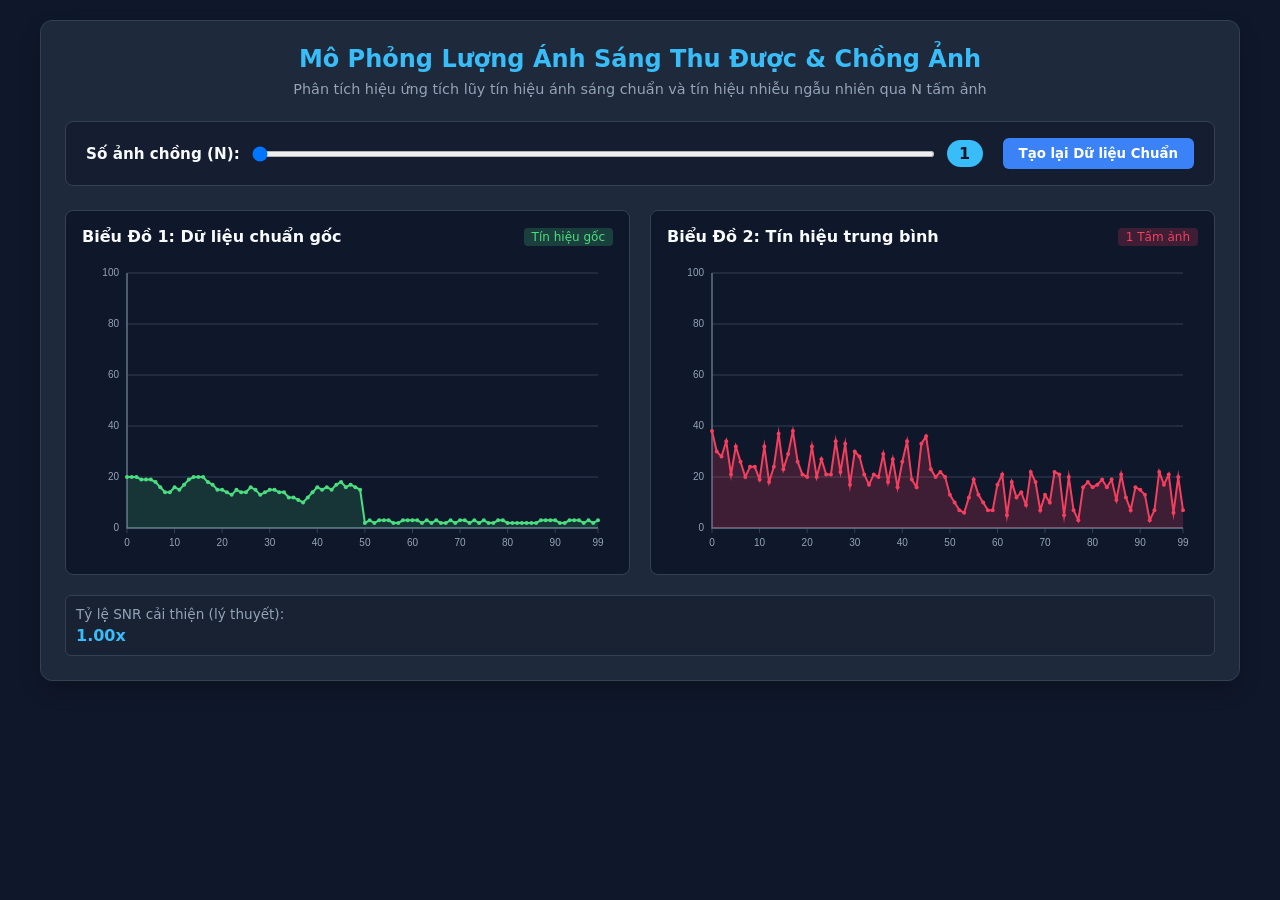
<file: astrophotography/signal_processing_sim/signal_sim.html>
<!DOCTYPE html>
<html lang="vi">
<head>
    <meta charset="UTF-8">
    <meta name="viewport" content="width=device-width, initial-scale=1.0">
    <title>Mô Phỏng Chồng Ảnh & Tín Hiệu Nhiễu</title>
    <style>
        :root {
            --bg-color: #0f172a;
            --card-bg: #1e293b;
            --text-main: #f8fafc;
            --text-sub: #94a3b8;
            --accent-color: #38bdf8;
            --signal-color: #4ade80;
            --stack-color: #f43f5e;
            --border-color: #334155;
        }

        * {
            box-sizing: border-box;
            margin: 0;
            padding: 0;
            font-family: system-ui, -apple-system, BlinkMacSystemFont, 'Segoe UI', Roboto, Oxygen, Ubuntu, Cantarell, sans-serif;
        }

        body {
            background-color: var(--bg-color);
            color: var(--text-main);
            padding: 20px;
            display: flex;
            flex-direction: column;
            align-items: center;
            min-height: 100vh;
        }

        .container {
            max-width: 1200px;
            width: 100%;
            background-color: var(--card-bg);
            border-radius: 12px;
            padding: 24px;
            box-shadow: 0 10px 25px -5px rgba(0, 0, 0, 0.3);
            border: 1px solid var(--border-color);
        }

        header {
            text-align: center;
            margin-bottom: 24px;
        }

        header h1 {
            font-size: 1.5rem;
            color: var(--accent-color);
            margin-bottom: 8px;
        }

        header p {
            color: var(--text-sub);
            font-size: 0.9rem;
        }

        /* Controls Section */
        .controls {
            background-color: rgba(15, 23, 42, 0.6);
            padding: 16px 20px;
            border-radius: 8px;
            margin-bottom: 24px;
            display: flex;
            flex-wrap: wrap;
            gap: 20px;
            align-items: center;
            justify-content: space-between;
            border: 1px solid var(--border-color);
        }

        .slider-group {
            display: flex;
            align-items: center;
            gap: 12px;
            flex: 1;
            min-width: 280px;
        }

        .slider-group label {
            font-weight: 600;
            font-size: 0.95rem;
            white-space: nowrap;
        }

        .slider-group input[type="range"] {
            flex: 1;
            height: 6px;
            border-radius: 3px;
            background: #475569;
            outline: none;
            cursor: pointer;
        }

        .slider-value {
            background: var(--accent-color);
            color: #0f172a;
            font-weight: bold;
            padding: 4px 12px;
            border-radius: 16px;
            min-width: 36px;
            text-align: center;
        }

        .btn-group {
            display: flex;
            gap: 12px;
            align-items: center;
        }

        button {
            background-color: #3b82f6;
            color: white;
            border: none;
            padding: 8px 16px;
            border-radius: 6px;
            font-weight: 600;
            cursor: pointer;
            transition: all 0.2s;
        }

        button:hover {
            background-color: #2563eb;
        }

        .toggle-group {
            display: flex;
            align-items: center;
            gap: 8px;
            font-size: 0.85rem;
            color: var(--text-sub);
        }

        /* Charts Grid Layout */
        .charts-container {
            display: grid;
            grid-template-columns: repeat(auto-fit, minmax(450px, 1fr));
            gap: 20px;
        }

        @media (max-width: 980px) {
            .charts-container {
                grid-template-columns: 1fr;
            }
        }

        .chart-card {
            background: #0f172a;
            border: 1px solid var(--border-color);
            border-radius: 8px;
            padding: 16px;
            display: flex;
            flex-direction: column;
            align-items: center;
        }

        .chart-card h2 {
            font-size: 1rem;
            margin-bottom: 12px;
            width: 100%;
            display: flex;
            justify-content: space-between;
            align-items: center;
        }

        .chart-card h2 .badge {
            font-size: 0.75rem;
            padding: 2px 8px;
            border-radius: 4px;
            font-weight: normal;
        }

        .badge-green { background: rgba(74, 222, 128, 0.2); color: #4ade80; }
        .badge-red { background: rgba(244, 63, 94, 0.2); color: #f43f5e; }

        .canvas-wrapper {
            position: relative;
            width: 100%;
            height: 300px;
        }

        canvas {
            width: 100%;
            height: 100%;
            display: block;
        }

        /* Stats Footer */
        .stats-panel {
            margin-top: 20px;
            display: grid;
            grid-template-columns: repeat(auto-fit, minmax(200px, 1fr));
            gap: 12px;
            font-size: 0.85rem;
        }

        .stat-item {
            background: rgba(15, 23, 42, 0.4);
            border: 1px solid var(--border-color);
            padding: 10px;
            border-radius: 6px;
        }

        .stat-item span {
            display: block;
            color: var(--text-sub);
            margin-bottom: 4px;
        }

        .stat-item strong {
            font-size: 1rem;
            color: var(--accent-color);
        }
    </style>
</head>
<body>

<div class="container">
    <header>
        <h1>Mô Phỏng Lượng Ánh Sáng Thu Được & Chồng Ảnh</h1>
        <p>Phân tích hiệu ứng tích lũy tín hiệu ánh sáng chuẩn và tín hiệu nhiễu ngẫu nhiên qua N tấm ảnh</p>
    </header>

    <div class="controls">
        <div class="slider-group">
            <label for="stackSlider">Số ảnh chồng (N):</label>
            <input type="range" id="stackSlider" min="1" max="20" value="1" step="1">
            <span class="slider-value" id="sliderVal">1</span>
        </div>

        <div class="btn-group">
            <button id="btnRegenerate">Tạo lại Dữ liệu Chuẩn</button>
        </div>

        <!-- <div class="toggle-group">
            <input type="checkbox" id="chkAvgMode">
            <label for="chkAvgMode">Hiển thị trung bình (Sum / N)</label>
        </div> -->
    </div>

    <div class="charts-container">
        <!-- Biểu đồ 1: Dữ liệu chuẩn gốc -->
        <div class="chart-card">
            <h2>
                Biểu Đồ 1: Dữ liệu chuẩn gốc
                <span class="badge badge-green">Tín hiệu gốc</span>
            </h2>
            <div class="canvas-wrapper">
                <canvas id="chartBase"></canvas>
            </div>
        </div>

        <!-- Biểu đồ 2: Dữ liệu cộng dồn / Chồng ảnh -->
        <div class="chart-card">
            <h2>
                Biểu Đồ 2: Tín hiệu trung bình
                <span class="badge badge-red" id="stackedBadge">1 Tấm ảnh</span>
            </h2>
            <div class="canvas-wrapper">
                <canvas id="chartStacked"></canvas>
            </div>
        </div>
    </div>

    <div class="stats-panel">
        <!-- <div class="stat-item">
            <span>Tín hiệu TB Chuẩn (0-49):</span>
            <strong id="statBase1">0</strong>
        </div>
        <div class="stat-item">
            <span>Tín hiệu TB Chuẩn (50-99):</span>
            <strong id="statBase2">0</strong>
        </div>
        <div class="stat-item">
            <span>Nhiễu trung bình / tấm:</span>
            <strong>4.0 (3.0 - 5.0)</strong>
        </div> -->
        <div class="stat-item">
            <span>Tỷ lệ SNR cải thiện (lý thuyết):</span>
            <strong id="statSNR">1.0x</strong>
        </div>
    </div>
</div>

<script>
    // Đã cố định 100 điểm dữ liệu
    const DATA_COUNT = 100;
    const SIGNAL_MIN = 10;
    const SIGNAL_MAX = 20;
    const BACKGROUND_MIN = 2;
    const BACKGROUND_MAX = 3;
    const NOISE_MIN = 1;
    const NOISE_MAX = 20;
    const NUM_OF_PHOTO = 20; // Số lượng tấm ảnh tối đa

    const IS_AVG = true;
    
    // Mảng lưu dữ liệu chuẩn gốc (100 phần tử)
    let baseData = new Array(DATA_COUNT);
    
    // Mảng lưu danh sách nhiễu độc lập cho từng tấm ảnh (tối đa 10 tấm)
    let noiseStack = []; 

    // DOM Elements
    const stackSlider = document.getElementById('stackSlider');
    const sliderVal = document.getElementById('sliderVal');
    const btnRegenerate = document.getElementById('btnRegenerate');
    // const chkAvgMode = document.getElementById('chkAvgMode');
    const stackedBadge = document.getElementById('stackedBadge');
    
    const canvasBase = document.getElementById('chartBase');
    const canvasStacked = document.getElementById('chartStacked');
    
    // const statBase1 = document.getElementById('statBase1');
    // const statBase2 = document.getElementById('statBase2');
    const statSNR = document.getElementById('statSNR');

    /**
     * Sinh dữ liệu chuẩn đáp ứng quy tắc:
     * - 50 phần tử đầu: [10 - 20], chênh lệch giữa 2 phần tử liền kề <= 2.
     * - 50 phần tử sau: ngẫu nhiên 4 hoặc 5.
     */
    function generateBaseData() {
        // 1. Generate first 50 elements
        let currentVal = 10 + Math.floor(Math.random() * 11); // start in [10, 20]
        baseData[0] = currentVal;
        
        for (let i = 1; i < 50; i++) {
            // Random change: -2, -1, 0, 1, 2
            let delta = Math.floor(Math.random() * 5) - 2; 
            currentVal += delta;
            
            // Giới hạn trong khoảng [10, 20]
            if (currentVal < SIGNAL_MIN) currentVal = SIGNAL_MIN;
            if (currentVal > SIGNAL_MAX) currentVal = SIGNAL_MAX;
            
            baseData[i] = currentVal;
        }

        // 2. Generate last 50 elements: random 4 or 5
        for (let i = 50; i < 100; i++) {
            baseData[i] = Math.random() < 0.5 ? BACKGROUND_MIN : BACKGROUND_MAX;
        }

        // Tạo sẵn mảng nhiễu cho 10 tấm ảnh để giữ tính nhất quán khi kéo thanh trượt
        generateNoiseStack();
        
        // Cập nhật thống kê
        // updateStats();
    }

    /**
     * Sinh 10 mảng nhiễu, mỗi mảng 100 phần tử (giá trị 3 đến 5)
     */
    function generateNoiseStack() {
        noiseStack = [];
        for (let k = 0; k < NUM_OF_PHOTO; k++) {
            let imgNoise = new Array(DATA_COUNT);
            for (let i = 0; i < DATA_COUNT; i++) {
                // Giá trị ngẫu nhiên từ 3 đến 5 (3, 4, 5)
                imgNoise[i] = NOISE_MIN + Math.floor(Math.random() * (NOISE_MAX - NOISE_MIN + 1));
            }
            noiseStack.push(imgNoise);
        }
    }

    /**
     * Tính toán mảng dữ liệu chồng ảnh cho N tấm ảnh
     * @param {number} N - Số lượng ảnh chồng (1 đến 10)
     * @param {boolean} isAverage - Hiển thị trung bình hay tổng
     */
    function computeStackedData(N, isAverage = false) {
        let result = new Array(DATA_COUNT).fill(0);
        
        // Cộng dồn N tấm ảnh
        for (let i = 0; i < DATA_COUNT; i++) {
            let sum = 0;
            for (let k = 0; k < N; k++) {
                sum += baseData[i] + noiseStack[k][i];
            }
            result[i] = isAverage ? (sum / N) : sum;
        }
        
        return result;
    }

    /**
     * Hàm vẽ biểu đồ tổng quát lên Canvas 2D
     * @param {HTMLCanvasElement} canvas 
     * @param {Array<number>} data - Mảng dữ liệu 100 điểm
     * @param {Object} options - Cấu hình vẽ (maxY, color, labelY)
     */
    function drawChart(canvas, data, options = {}) {
        const ctx = canvas.getContext('2d');
        const dpr = window.devicePixelRatio || 1;
        
        // Fit canvas resolution to CSS size
        const rect = canvas.getBoundingClientRect();
        canvas.width = rect.width * dpr;
        canvas.height = rect.height * dpr;
        ctx.scale(dpr, dpr);

        const width = rect.width;
        const height = rect.height;

        // Margins for axes
        const paddingLeft = 45;
        const paddingBottom = 30;
        const paddingTop = 15;
        const paddingRight = 15;

        const graphWidth = width - paddingLeft - paddingRight;
        const graphHeight = height - paddingTop - paddingBottom;

        // Scale factors
        const maxY = options.maxY || 255;
        const color = options.color || '#38bdf8';

        // Clear canvas
        ctx.clearRect(0, 0, width, height);

        // 1. Draw Grid & Y-Axis Labels
        ctx.strokeStyle = '#334155';
        ctx.fillStyle = '#94a3b8';
        ctx.font = '10px sans-serif';
        ctx.lineWidth = 1;

        const ySteps = 5;
        for (let i = 0; i <= ySteps; i++) {
            const val = Math.round((maxY / ySteps) * i);
            const y = height - paddingBottom - (i / ySteps) * graphHeight;
            
            // Grid line
            ctx.beginPath();
            ctx.moveTo(paddingLeft, y);
            ctx.lineTo(width - paddingRight, y);
            ctx.stroke();

            // Text Y
            ctx.textAlign = 'right';
            ctx.fillText(val.toString(), paddingLeft - 8, y + 3);
        }

        // 2. Draw X-Axis Grid & Labels
        const xSteps = 10; // 0, 10, 20... 90, 99
        for (let i = 0; i <= xSteps; i++) {
            const idx = i === xSteps ? 99 : i * 10;
            const x = paddingLeft + (idx / 99) * graphWidth;

            // Line
            ctx.beginPath();
            ctx.moveTo(x, height - paddingBottom);
            ctx.lineTo(x, height - paddingBottom + 5);
            ctx.stroke();

            // Text X
            ctx.textAlign = 'center';
            ctx.fillText(idx.toString(), x, height - paddingBottom + 18);
        }

        // Axis Lines
        ctx.strokeStyle = '#64748b';
        ctx.lineWidth = 1.5;
        ctx.beginPath();
        // Y Axis
        ctx.moveTo(paddingLeft, paddingTop);
        ctx.lineTo(paddingLeft, height - paddingBottom);
        // X Axis
        ctx.lineTo(width - paddingRight, height - paddingBottom);
        ctx.stroke();

        // 3. Draw Data Line & Area Fill
        if (data && data.length > 0) {
            ctx.beginPath();
            for (let i = 0; i < data.length; i++) {
                const x = paddingLeft + (i / (DATA_COUNT - 1)) * graphWidth;
                const clampedVal = Math.min(Math.max(data[i], 0), maxY);
                const y = height - paddingBottom - (clampedVal / maxY) * graphHeight;

                if (i === 0) {
                    ctx.moveTo(x, y);
                } else {
                    ctx.lineTo(x, y);
                }
            }

            // Stroke line
            ctx.strokeStyle = color;
            ctx.lineWidth = 2;
            ctx.stroke();

            // Fill under curve
            const lastX = paddingLeft + graphWidth;
            const firstX = paddingLeft;
            ctx.lineTo(lastX, height - paddingBottom);
            ctx.lineTo(firstX, height - paddingBottom);
            ctx.closePath();

            ctx.fillStyle = options.fillColor || 'rgba(56, 189, 248, 0.15)';
            ctx.fill();

            // Draw Data Points
            ctx.fillStyle = color;
            for (let i = 0; i < data.length; i++) {
                const x = paddingLeft + (i / (DATA_COUNT - 1)) * graphWidth;
                const clampedVal = Math.min(Math.max(data[i], 0), maxY);
                const y = height - paddingBottom - (clampedVal / maxY) * graphHeight;

                ctx.beginPath();
                ctx.arc(x, y, 2, 0, Math.PI * 2);
                ctx.fill();
            }
        }
    }

    function renderAllCharts() {
        const N = parseInt(stackSlider.value, 10);
        const isAvg = IS_AVG;;

        // Update Labels
        sliderVal.textContent = N;
        stackedBadge.textContent = `${N} Tấm ảnh${N > 1 ? ' chồng lên nhau' : ''}`;

        // 1. Draw Base Chart (Trục Y cố định 0-255)
        drawChart(canvasBase, baseData, {
            maxY: 100,
            color: '#4ade80',
            fillColor: 'rgba(74, 222, 128, 0.15)'
        });

        // 2. Draw Stacked Chart
        const stackedData = computeStackedData(N, isAvg);
        
        // Xác định trục Y cao nhất phù hợp:
        // - Nếu là Chế độ Trung bình: Giữ nguyên max 255 (hoặc 50)
        // - Nếu là Chế độ Tổng: Tăng MaxY theo N (255 * N hoặc tự điều chỉnh sinh động)
        let maxYStacked = 100;
        if (!isAvg) {
            // Khi cộng dồn, tín hiệu tối đa ~ (20+5)*N = 25N.
            // Để hiển thị đẹp, nếu N nhỏ giữ 255, nếu tổng vượt 255 thì mở rộng.
            const maxValInStacked = Math.max(...stackedData);
            maxYStacked = Math.max(100, Math.ceil(maxValInStacked / 50) * 50);
        }

        drawChart(canvasStacked, stackedData, {
            maxY: maxYStacked,
            color: '#f43f5e',
            fillColor: 'rgba(244, 63, 94, 0.2)'
        });

        // Cập nhật chỉ số SNR
        statSNR.textContent = Math.sqrt(N).toFixed(2) + 'x';
    }

    // function updateStats() {
    //     const sum1 = baseData.slice(0, 50).reduce((a, b) => a + b, 0);
    //     const sum2 = baseData.slice(50, 100).reduce((a, b) => a + b, 0);

    //     statBase1.textContent = (sum1 / 50).toFixed(1);
    //     statBase2.textContent = (sum2 / 50).toFixed(1);
    // }

    // Event listeners
    stackSlider.addEventListener('input', renderAllCharts);
    // chkAvgMode.addEventListener('change', renderAllCharts);

    btnRegenerate.addEventListener('click', () => {
        generateBaseData();
        renderAllCharts();
    });

    // Window Resize Handler to redraw canvas properly
    let resizeTimer;
    window.addEventListener('resize', () => {
        clearTimeout(resizeTimer);
        resizeTimer = setTimeout(renderAllCharts, 100);
    });

    // Initial setup on load
    window.onload = function() {
        generateBaseData();
        renderAllCharts();
    };
</script>

</body>
</html>
</file>
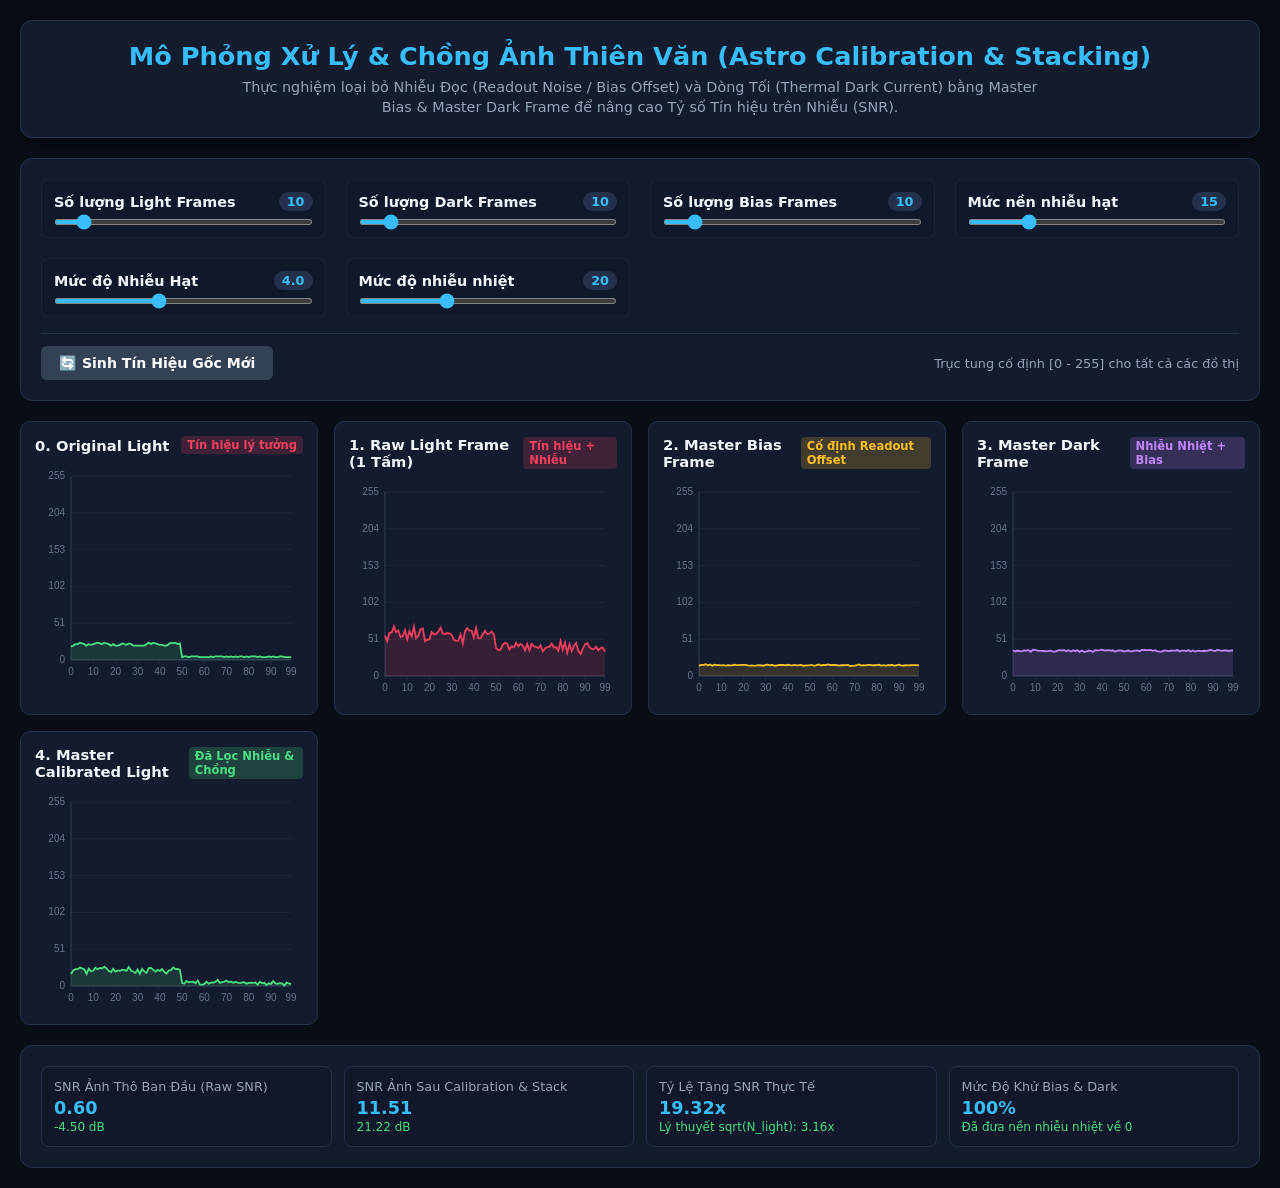
<file: astrophotography/signal_processing_sim/signal_sim_w_dark_bias.html>
<!DOCTYPE html>
<html lang="vi">
<head>
    <meta charset="UTF-8">
    <meta name="viewport" content="width=device-width, initial-scale=1.0">
    <title>Mô Phỏng Xử Lý & Chồng Ảnh Thiên Văn (Calibration & Stacking)</title>
    <style>
        :root {
            --bg-dark: #090d16;
            --card-bg: #131b2e;
            --card-border: #23314d;
            --text-main: #f1f5f9;
            --text-muted: #94a3b8;
            --accent-blue: #38bdf8;
            --accent-green: #4ade80;
            --accent-amber: #fbbf24;
            --accent-red: #f43f5e;
            --accent-purple: #c084fc;
        }

        * {
            box-sizing: border-box;
            margin: 0;
            padding: 0;
            font-family: system-ui, -apple-system, BlinkMacSystemFont, 'Segoe UI', Roboto, Oxygen, Ubuntu, Cantarell, sans-serif;
        }

        body {
            background-color: var(--bg-dark);
            color: var(--text-main);
            padding: 20px;
            min-height: 100vh;
            display: flex;
            flex-direction: column;
            align-items: center;
        }

        .container {
            max-width: 1300px;
            width: 100%;
            display: flex;
            flex-direction: column;
            gap: 20px;
        }

        header {
            text-align: center;
            background: var(--card-bg);
            padding: 20px;
            border-radius: 12px;
            border: 1px solid var(--card-border);
            box-shadow: 0 4px 20px rgba(0, 0, 0, 0.4);
        }

        header h1 {
            font-size: 1.6rem;
            color: var(--accent-blue);
            margin-bottom: 6px;
        }

        header p {
            color: var(--text-muted);
            font-size: 0.9rem;
            max-width: 800px;
            margin: 0 auto;
            line-height: 1.4;
        }

        /* Controls Section */
        .panel {
            background: var(--card-bg);
            padding: 20px;
            border-radius: 12px;
            border: 1px solid var(--card-border);
        }

        .controls-grid {
            display: grid;
            grid-template-columns: repeat(auto-fit, minmax(280px, 1fr));
            gap: 20px;
            margin-bottom: 16px;
        }

        .control-group {
            display: flex;
            flex-direction: column;
            gap: 8px;
            background: rgba(15, 23, 42, 0.5);
            padding: 12px;
            border-radius: 8px;
            border: 1px solid rgba(255, 255, 255, 0.05);
        }

        .control-header {
            display: flex;
            justify-content: space-between;
            align-items: center;
            font-weight: 600;
            font-size: 0.9rem;
        }

        .control-header .badge {
            font-size: 0.8rem;
            padding: 2px 8px;
            border-radius: 12px;
            background: var(--card-border);
            color: var(--accent-blue);
        }

        .slider-row {
            display: flex;
            align-items: center;
            gap: 10px;
        }

        input[type="range"] {
            flex: 1;
            height: 6px;
            border-radius: 3px;
            background: #27354f;
            outline: none;
            cursor: pointer;
            accent-color: var(--accent-blue);
        }

        .actions-bar {
            display: flex;
            flex-wrap: wrap;
            gap: 12px;
            justify-content: space-between;
            align-items: center;
            padding-top: 12px;
            border-top: 1px solid var(--card-border);
        }

        .btn-group {
            display: flex;
            gap: 10px;
        }

        button {
            background: #2563eb;
            color: white;
            border: none;
            padding: 9px 18px;
            border-radius: 6px;
            font-weight: 600;
            cursor: pointer;
            transition: all 0.2s ease;
            font-size: 0.88rem;
        }

        button:hover {
            background: #1d4ed8;
            transform: translateY(-1px);
        }

        button.btn-secondary {
            background: #334155;
        }

        button.btn-secondary:hover {
            background: #475569;
        }

        /* Charts Layout */
        .charts-grid {
            display: grid;
            grid-template-columns: repeat(auto-fit, minmax(280px, 1fr));
            gap: 16px;
        }

        .chart-card {
            background: var(--card-bg);
            border: 1px solid var(--card-border);
            border-radius: 10px;
            padding: 14px;
            display: flex;
            flex-direction: column;
            gap: 10px;
        }

        .chart-title {
            font-size: 0.92rem;
            font-weight: 600;
            display: flex;
            justify-content: space-between;
            align-items: center;
        }

        .chart-title .tag {
            font-size: 0.72rem;
            padding: 2px 6px;
            border-radius: 4px;
        }

        .tag-red { background: rgba(244, 63, 94, 0.2); color: #f43f5e; }
        .tag-amber { background: rgba(251, 191, 36, 0.2); color: #fbbf24; }
        .tag-purple { background: rgba(192, 132, 252, 0.2); color: #c084fc; }
        .tag-green { background: rgba(74, 222, 128, 0.2); color: #4ade80; }

        .canvas-container {
            position: relative;
            width: 100%;
            height: 220px;
        }

        canvas {
            width: 100%;
            height: 100%;
            display: block;
        }

        /* Stats Panel */
        .stats-grid {
            display: grid;
            grid-template-columns: repeat(auto-fit, minmax(200px, 1fr));
            gap: 12px;
        }

        .stat-card {
            background: rgba(15, 23, 42, 0.6);
            border: 1px solid var(--card-border);
            border-radius: 8px;
            padding: 12px;
        }

        .stat-card .label {
            font-size: 0.8rem;
            color: var(--text-muted);
            margin-bottom: 4px;
        }

        .stat-card .value {
            font-size: 1.1rem;
            font-weight: 700;
            color: var(--accent-blue);
        }

        .stat-card .sub-value {
            font-size: 0.75rem;
            color: var(--accent-green);
            margin-top: 2px;
        }

        @media (max-width: 768px) {
            .charts-grid {
                grid-template-columns: 1fr;
            }
        }
    </style>
</head>
<body>

<div class="container">
    <header>
        <h1>Mô Phỏng Xử Lý & Chồng Ảnh Thiên Văn (Astro Calibration & Stacking)</h1>
        <p>Thực nghiệm loại bỏ Nhiễu Đọc (Readout Noise / Bias Offset) và Dòng Tối (Thermal Dark Current) bằng Master Bias & Master Dark Frame để nâng cao Tỷ số Tín hiệu trên Nhiễu (SNR).</p>
    </header>

    <div class="panel">
        <div class="controls-grid">
            <!-- Light Frames Slider -->
            <div class="control-group">
                <div class="control-header">
                    <span>Số lượng Light Frames</span>
                    <span class="badge" id="valLight">10</span>
                </div>
                <div class="slider-row">
                    <input type="range" id="sliderLight" min="1" max="100" value="10">
                </div>
            </div>

            <!-- Dark Frames Slider -->
            <div class="control-group">
                <div class="control-header">
                    <span>Số lượng Dark Frames</span>
                    <span class="badge" id="valDark">10</span>
                </div>
                <div class="slider-row">
                    <input type="range" id="sliderDark" min="0" max="100" value="10">
                </div>
            </div>

            <!-- Bias Frames Slider -->
            <div class="control-group">
                <div class="control-header">
                    <span>Số lượng Bias Frames</span>
                    <span class="badge" id="valBias">10</span>
                </div>
                <div class="slider-row">
                    <input type="range" id="sliderBias" min="0" max="100" value="10">
                </div>
            </div>

            <!-- Bias Offset Adjustment -->
            <div class="control-group">
                <div class="control-header">
                    <span>Mức nền nhiễu hạt</span>
                    <span class="badge" id="valBiasOffset">15</span>
                </div>
                <div class="slider-row">
                    <input type="range" id="sliderBiasOffset" min="5" max="50" value="15">
                </div>
            </div>

            <!-- Shot Noise Level -->
            <div class="control-group">
                <div class="control-header">
                    <span>Mức độ Nhiễu Hạt</span>
                    <span class="badge" id="valShotNoise">4.0</span>
                </div>
                <div class="slider-row">
                    <input type="range" id="sliderShotNoise" min="0" max="10" step="0.5" value="4.0">
                </div>
            </div>

            <!-- Dark Current Adjustment -->
            <div class="control-group">
                <div class="control-header">
                    <span>Mức độ nhiễu nhiệt</span>
                    <span class="badge" id="valDarkCurrent">20</span>
                </div>
                <div class="slider-row">
                    <input type="range" id="sliderDarkCurrent" min="0" max="60" value="20">
                </div>
            </div>
        </div>

        <div class="actions-bar">
            <div class="btn-group">
                <button id="btnRegenerate" class="btn-secondary">🔄 Sinh Tín Hiệu Gốc Mới</button>
                <!-- <button id="btnProcess">🚀 Chạy Calibration & Stacking</button> -->
            </div>
            <span style="font-size: 0.8rem; color: var(--text-muted);">Trục tung cố định [0 - 255] cho tất cả các đồ thị</span>
        </div>
    </div>

    <div class="charts-grid">
        <!-- Chart 0: Original Light -->
        <div class="chart-card">
            <div class="chart-title">
                <span>0. Original Light</span>
                <span class="tag tag-red">Tín hiệu lý tưởng</span>
            </div>
            <div class="canvas-container">
                <canvas id="chartOrigLight"></canvas>
            </div>
        </div>
        <!-- Chart 1: Raw Light Frame -->
        <div class="chart-card">
            <div class="chart-title">
                <span>1. Raw Light Frame (1 Tấm)</span>
                <span class="tag tag-red">Tín hiệu + Nhiễu</span>
            </div>
            <div class="canvas-container">
                <canvas id="chartRawLight"></canvas>
            </div>
        </div>

        <!-- Chart 2: Master Bias -->
        <div class="chart-card">
            <div class="chart-title">
                <span>2. Master Bias Frame</span>
                <span class="tag tag-amber">Cố định Readout Offset</span>
            </div>
            <div class="canvas-container">
                <canvas id="chartMasterBias"></canvas>
            </div>
        </div>

        <!-- Chart 3: Master Dark -->
        <div class="chart-card">
            <div class="chart-title">
                <span>3. Master Dark Frame</span>
                <span class="tag tag-purple">Nhiễu Nhiệt + Bias</span>
            </div>
            <div class="canvas-container">
                <canvas id="chartMasterDark"></canvas>
            </div>
        </div>

        <!-- Chart 4: Final Calibrated Image -->
        <div class="chart-card">
            <div class="chart-title">
                <span>4. Master Calibrated Light</span>
                <span class="tag tag-green">Đã Lọc Nhiễu & Chồng</span>
            </div>
            <div class="canvas-container">
                <canvas id="chartCalibrated"></canvas>
            </div>
        </div>
    </div>

    <div class="panel">
        <div class="stats-grid">
            <div class="stat-card">
                <div class="label">SNR Ảnh Thô Ban Đầu (Raw SNR)</div>
                <div class="value" id="statRawSNR">0.00</div>
                <div class="sub-value" id="statRawSNRdB">0.00 dB</div>
            </div>
            <div class="stat-card">
                <div class="label">SNR Ảnh Sau Calibration & Stack</div>
                <div class="value" id="statFinalSNR">0.00</div>
                <div class="sub-value" id="statFinalSNRdB">0.00 dB</div>
            </div>
            <div class="stat-card">
                <div class="label">Tỷ Lệ Tăng SNR Thực Tế</div>
                <div class="value" id="statGainRatio">0.00x</div>
                <div class="sub-value" id="statGainTheory">Lý thuyết sqrt(N): 3.16x</div>
            </div>
            <div class="stat-card">
                <div class="label">Mức Độ Khử Bias & Dark</div>
                <div class="value" id="statOffsetRemoved">100%</div>
                <div class="sub-value">Đã đưa nền nhiễu nhiệt về 0</div>
            </div>
        </div>
    </div>
</div>

<script>
    const DATA_COUNT = 100;
    const MAX_SIGNAL = 30;
    const MIN_SIGNAL = 20;
    
    // Core Data Arrays
    let baseSignal = new Array(DATA_COUNT);
    let masterBias = new Array(DATA_COUNT);
    let masterDark = new Array(DATA_COUNT);
    let sampleRawLight = new Array(DATA_COUNT);
    let finalCalibrated = new Array(DATA_COUNT);

    // DOM Elements
    const sliderLight = document.getElementById('sliderLight');
    const sliderDark = document.getElementById('sliderDark');
    const sliderBias = document.getElementById('sliderBias');
    const sliderBiasOffset = document.getElementById('sliderBiasOffset');
    const sliderDarkCurrent = document.getElementById('sliderDarkCurrent');
    const sliderShotNoise = document.getElementById('sliderShotNoise');

    const valLight = document.getElementById('valLight');
    const valDark = document.getElementById('valDark');
    const valBias = document.getElementById('valBias');
    const valBiasOffset = document.getElementById('valBiasOffset');
    const valDarkCurrent = document.getElementById('valDarkCurrent');
    const valShotNoise = document.getElementById('valShotNoise');

    const btnRegenerate = document.getElementById('btnRegenerate');
    // const btnProcess = document.getElementById('btnProcess');

    const canvasOrigLight = document.getElementById('chartOrigLight');
    const canvasRawLight = document.getElementById('chartRawLight');
    const canvasMasterBias = document.getElementById('chartMasterBias');
    const canvasMasterDark = document.getElementById('chartMasterDark');
    const canvasCalibrated = document.getElementById('chartCalibrated');

    const statRawSNR = document.getElementById('statRawSNR');
    const statRawSNRdB = document.getElementById('statRawSNRdB');
    const statFinalSNR = document.getElementById('statFinalSNR');
    const statFinalSNRdB = document.getElementById('statFinalSNRdB');
    const statGainRatio = document.getElementById('statGainRatio');
    const statGainTheory = document.getElementById('statGainTheory');

    /**
     * Random Gaussian Noise using Box-Muller Transform
     */
    function randomGaussian(mean = 0, stdev = 1) {
        let u1 = 1 - Math.random();
        let u2 = 1 - Math.random();
        let randStd = Math.sqrt(-2.0 * Math.log(u1)) * Math.cos(2.0 * Math.PI * u2);
        return mean + randStd * stdev;
    }

    /**
     * Generates standard base signal (100 pixels)
     * - First 50 pixels: 10-20, delta <= 2
     * - Last 50 pixels: 4 or 5
     */
    function generateBaseSignal() {
        let current = 10 + Math.floor(Math.random() * 11);
        baseSignal[0] = current;

        for (let i = 1; i < 50; i++) {
            let delta = Math.floor(Math.random() * 5) - 2; // -2, -1, 0, 1, 2
            current += delta;
            if (current < MIN_SIGNAL) current = MIN_SIGNAL;
            if (current > MAX_SIGNAL) current = MAX_SIGNAL;
            baseSignal[i] = current;
        }

        for (let i = 50; i < DATA_COUNT; i++) {
            baseSignal[i] = Math.random() < 0.5 ? 4 : 5;
        }
    }

    function runCalibrationPipeline() {
        const nLight = parseInt(sliderLight.value, 10);
        const nDark = parseInt(sliderDark.value, 10);
        const nBias = parseInt(sliderBias.value, 10);
        const biasOffset = parseFloat(sliderBiasOffset.value);
        const darkCurrent = parseFloat(sliderDarkCurrent.value);
        const shotNoiseLevel = parseFloat(sliderShotNoise.value);

        // Update Slider UI Badges
        valLight.textContent = nLight;
        valDark.textContent = nDark;
        valBias.textContent = nBias;
        valBiasOffset.textContent = biasOffset;
        valDarkCurrent.textContent = darkCurrent;
        valShotNoise.textContent = shotNoiseLevel.toFixed(1);

        // 1. Generate Master Bias Frame (Readout noise + Bias Offset)
        masterBias.fill(0);
        if (nBias > 0) {
            for (let k = 0; k < nBias; k++) {
                for (let i = 0; i < DATA_COUNT; i++) {
                    let readoutNoise = randomGaussian(0, 1.5);
                    masterBias[i] += biasOffset + readoutNoise;
                }
            }
            for (let i = 0; i < DATA_COUNT; i++) {
                masterBias[i] /= nBias;
            }
        } else {
            // No bias calibration -> 0
            masterBias.fill(0);
        }

        // 2. Generate Master Dark Frame (Bias Offset + Readout Noise + Thermal Dark Current + Thermal Noise)
        masterDark.fill(0);
        if (nDark > 0) {
            for (let k = 0; k < nDark; k++) {
                for (let i = 0; i < DATA_COUNT; i++) {
                    let readoutNoise = randomGaussian(0, 1.5);
                    let thermalNoise = randomGaussian(0, Math.sqrt(Math.max(1, darkCurrent * 0.2)));
                    masterDark[i] += biasOffset + darkCurrent + readoutNoise + thermalNoise;
                }
            }
            for (let i = 0; i < DATA_COUNT; i++) {
                masterDark[i] /= nDark;
            }
        } else {
            masterDark.fill(0);
        }

        // 3. Generate Light Frames & Create Sample Raw Light
        let stackedLightSum = new Array(DATA_COUNT).fill(0);

        for (let k = 0; k < nLight; k++) {
            let singleLight = new Array(DATA_COUNT);
            for (let i = 0; i < DATA_COUNT; i++) {
                let readoutNoise = randomGaussian(0, 1.5);
                let thermalNoise = randomGaussian(0, Math.sqrt(Math.max(1, darkCurrent * 0.2)));
                let shotNoise = randomGaussian(0, shotNoiseLevel);

                // Raw Light = Object Signal + Bias Offset + Dark Current + All Noises
                let val = baseSignal[i] + biasOffset + darkCurrent + readoutNoise + thermalNoise + shotNoise;
                singleLight[i] = Math.max(0, val);
            }

            // Save sample raw light frame for visualization
            if (k === 0) {
                sampleRawLight = [...singleLight];
            }

            // Calibration for this single light frame
            for (let i = 0; i < DATA_COUNT; i++) {
                let calibratedSingle = singleLight[i];

                if (nDark > 0) {
                    // Trừ Master Dark (đã bao gồm cả Bias)
                    calibratedSingle -= masterDark[i];
                } else if (nBias > 0) {
                    // Nếu không có Dark, trừ Master Bias
                    calibratedSingle -= masterBias[i];
                }

                stackedLightSum[i] += calibratedSingle;
            }
        }

        // 4. Final Average Stack
        for (let i = 0; i < DATA_COUNT; i++) {
            finalCalibrated[i] = Math.max(0, stackedLightSum[i] / nLight);
        }

        // Render all graphics and stats
        renderCharts();
        calculateAndDisplaySNR(nLight);
    }

    /**
     * Draws a single chart with fixed Y-axis [0 - 255]
     */
    function drawPlot(canvas, data, options = {}) {
        const ctx = canvas.getContext('2d');
        const dpr = window.devicePixelRatio || 1;
        const rect = canvas.getBoundingClientRect();

        canvas.width = rect.width * dpr;
        canvas.height = rect.height * dpr;
        ctx.scale(dpr, dpr);

        const width = rect.width;
        const height = rect.height;

        const padL = 36;
        const padB = 24;
        const padT = 12;
        const padR = 12;

        const gWidth = width - padL - padR;
        const gHeight = height - padT - padB;

        const maxY = 255; // Fixed Y Axis Scale

        // Clear
        ctx.clearRect(0, 0, width, height);

        // Grid lines (Y-axis)
        ctx.strokeStyle = '#1e293b';
        ctx.fillStyle = '#64748b';
        ctx.font = '10px sans-serif';
        ctx.lineWidth = 1;

        const yTicks = 5;
        for (let i = 0; i <= yTicks; i++) {
            const val = Math.round((maxY / yTicks) * i);
            const y = height - padB - (i / yTicks) * gHeight;

            ctx.beginPath();
            ctx.moveTo(padL, y);
            ctx.lineTo(width - padR, y);
            ctx.stroke();

            ctx.textAlign = 'right';
            ctx.fillText(val.toString(), padL - 6, y + 3);
        }

        // Grid lines (X-axis)
        for (let i = 0; i <= 10; i++) {
            const idx = i === 10 ? 99 : i * 10;
            const x = padL + (idx / 99) * gWidth;

            ctx.beginPath();
            ctx.moveTo(x, height - padB);
            ctx.lineTo(x, height - padB + 4);
            ctx.stroke();

            ctx.textAlign = 'center';
            ctx.fillText(idx.toString(), x, height - padB + 15);
        }

        // Axes borders
        ctx.strokeStyle = '#334155';
        ctx.beginPath();
        ctx.moveTo(padL, padT);
        ctx.lineTo(padL, height - padB);
        ctx.lineTo(width - padR, height - padB);
        ctx.stroke();

        // Data curve
        if (data && data.length > 0) {
            ctx.beginPath();
            for (let i = 0; i < data.length; i++) {
                const x = padL + (i / (DATA_COUNT - 1)) * gWidth;
                const clamped = Math.min(Math.max(data[i], 0), maxY);
                const y = height - padB - (clamped / maxY) * gHeight;

                if (i === 0) ctx.moveTo(x, y);
                else ctx.lineTo(x, y);
            }

            ctx.strokeStyle = options.color || '#38bdf8';
            ctx.lineWidth = 1.8;
            ctx.stroke();

            // Area Fill
            ctx.lineTo(padL + gWidth, height - padB);
            ctx.lineTo(padL, height - padB);
            ctx.closePath();
            ctx.fillStyle = options.fillColor || 'rgba(56, 189, 248, 0.12)';
            ctx.fill();
        }
    }

    function renderCharts() {
        drawPlot(canvasOrigLight, baseSignal, { color: '#4ade80', fillColor: 'rgba(74, 222, 128, 0.15)' });
        drawPlot(canvasRawLight, sampleRawLight, { color: '#f43f5e', fillColor: 'rgba(244, 63, 94, 0.15)' });
        drawPlot(canvasMasterBias, masterBias, { color: '#fbbf24', fillColor: 'rgba(251, 191, 36, 0.15)' });
        drawPlot(canvasMasterDark, masterDark, { color: '#c084fc', fillColor: 'rgba(192, 132, 252, 0.15)' });
        drawPlot(canvasCalibrated, finalCalibrated, { color: '#4ade80', fillColor: 'rgba(74, 222, 128, 0.15)' });
    }

    function calculateAndDisplaySNR(nLight) {
        // Calculate SNR over the target signal region (pixels 0 to 49)
        // SNR = Mean(Signal) / StandardDeviation(Noise)

        function computeSNR(dataArray) {
            let signalPixels = dataArray.slice(0, 50);
            let meanSignal = signalPixels.reduce((a, b) => a + b, 0) / 50;
            
            // Expected signal without background bias/dark
            let targetMean = baseSignal.slice(0, 50).reduce((a, b) => a + b, 0) / 50;

            let variance = signalPixels.reduce((acc, val, idx) => {
                let diff = val - baseSignal[idx]; // Residual noise from true base signal
                return acc + diff * diff;
            }, 0) / 50;

            let stdDev = Math.sqrt(variance);
            if (stdDev < 0.001) stdDev = 0.001;

            let snrRatio = targetMean / stdDev;
            return { snrRatio, stdDev };
        }

        let rawMetrics = computeSNR(sampleRawLight);
        let finalMetrics = computeSNR(finalCalibrated);

        let rawSNR = Math.max(0.01, rawMetrics.snrRatio);
        let finalSNR = Math.max(0.01, finalMetrics.snrRatio);

        let rawdB = 20 * Math.log10(rawSNR);
        let finaldB = 20 * Math.log10(finalSNR);

        let actualGain = finalSNR / rawSNR;
        let theoryGain = Math.sqrt(nLight);

        statRawSNR.textContent = rawSNR.toFixed(2);
        statRawSNRdB.textContent = rawdB.toFixed(2) + ' dB';

        statFinalSNR.textContent = finalSNR.toFixed(2);
        statFinalSNRdB.textContent = finaldB.toFixed(2) + ' dB';

        statGainRatio.textContent = actualGain.toFixed(2) + 'x';
        statGainTheory.textContent = `Lý thuyết sqrt(N_light): ${theoryGain.toFixed(2)}x`;
    }

    const inputs = [sliderLight, sliderDark, sliderBias, sliderBiasOffset, sliderDarkCurrent, sliderShotNoise];
    inputs.forEach(input => input.addEventListener('input', runCalibrationPipeline));

    btnRegenerate.addEventListener('click', () => {
        generateBaseSignal();
        runCalibrationPipeline();
    });

    // btnProcess.addEventListener('click', runCalibrationPipeline);

    let resizeDebounce;
    window.addEventListener('resize', () => {
        clearTimeout(resizeDebounce);
        resizeDebounce = setTimeout(renderCharts, 100);
    });

    window.onload = function() {
        generateBaseSignal();
        runCalibrationPipeline();
    };
</script>
</body>
</html>
</file>
